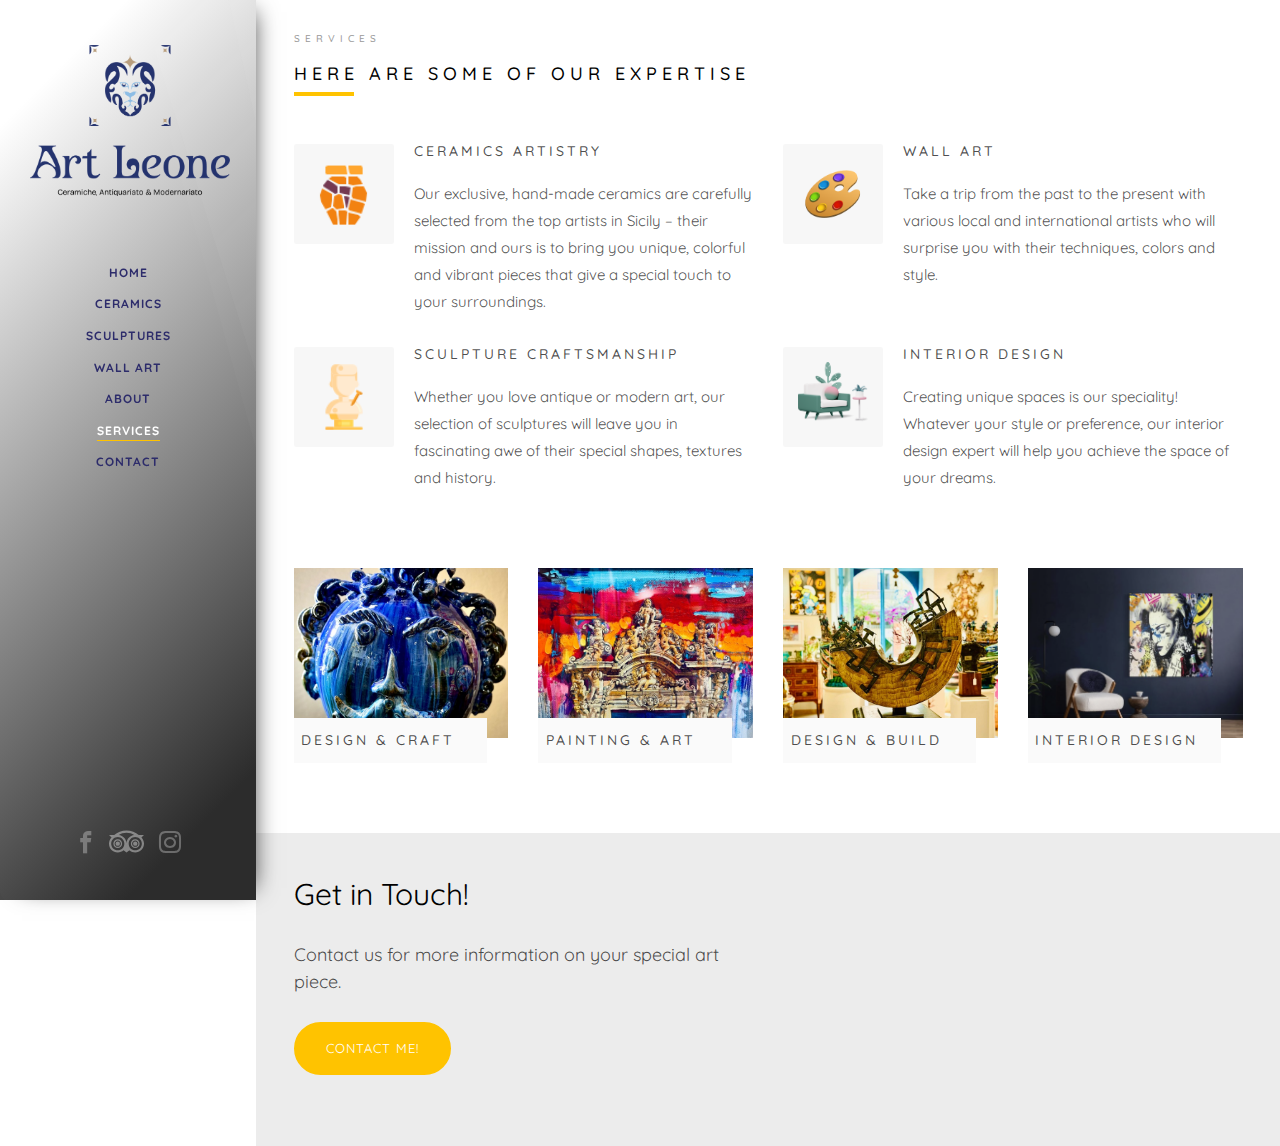
<file: services.html>
<!DOCTYPE HTML>
<html>
	<head>
	<meta charset="utf-8">
	<meta http-equiv="X-UA-Compatible" content="IE=edge">
	<title>Art Leone</title>
	<meta name="viewport" content="width=device-width, initial-scale=1">
	<meta name="description" content="" />
	<meta name="keywords" content="" />
	<meta name="author" content="" />

  <!-- Facebook and Twitter integration -->
	<meta property="og:title" content=""/>
	<meta property="og:image" content=""/>
	<meta property="og:url" content=""/>
	<meta property="og:site_name" content=""/>
	<meta property="og:description" content=""/>
	<meta name="twitter:title" content="" />
	<meta name="twitter:image" content="" />
	<meta name="twitter:url" content="" />
	<meta name="twitter:card" content="" />

	<!-- Place favicon.ico and apple-touch-icon.png in the root directory -->
	<link rel="shortcut icon" href="favicon.ico">

	<link href="https://fonts.googleapis.com/css?family=Quicksand:300,400,500,700" rel="stylesheet">
	
	<!-- Animate.css -->
	<link rel="stylesheet" href="css/animate.css">
	<!-- Icomoon Icon Fonts-->
	<link rel="stylesheet" href="css/icomoon.css">
	<!-- Bootstrap  -->
	<link rel="stylesheet" href="css/bootstrap.css">
	<!-- Flexslider  -->
	<link rel="stylesheet" href="css/flexslider.css">
	<!-- Flaticons  -->
	<link rel="stylesheet" href="fonts/flaticon/font/flaticon.css">
	<!-- Owl Carousel -->
	<link rel="stylesheet" href="css/owl.carousel.min.css">
	<link rel="stylesheet" href="css/owl.theme.default.min.css">
	<!-- Theme style  -->
	<link rel="stylesheet" href="css/style.css">

	<!-- Modernizr JS -->
	<script src="js/modernizr-2.6.2.min.js"></script>
	<!-- FOR IE9 below -->
	<!--[if lt IE 9]>
	<script src="js/respond.min.js"></script>
	<![endif]-->

	</head>
	<body>
	<div id="colorlib-page">
		<div class="navBarStyle">
			<a href="#" class="js-colorlib-nav-toggle colorlib-nav-toggle"><i></i></a>
			<img class="logoImageNavBar" src="./images/Logo/logo_name.png">
		</div>
		<aside id="colorlib-aside" role="complementary" class="border js-fullheight">
			<h1 id="colorlib-logo"><a href="index.html"><img class="logoImage" src="./images/Logo/marchio color@2x.png"></a></h1>
			<nav id="colorlib-main-menu" role="navigation">
				<ul>
					<li><a href="index.html">Home</a></li>
					<li><a href="ceramics.html">Ceramics</a></li>
					<li><a href="sculptures.html">Sculptures</a></li>
					<li><a href="wall_art.html">Wall Art</a></li>
					<li><a href="about.html">About</a></li>
					<li class="colorlib-active"><a href="services.html">Services</a></li>
					<li><a href="contact.html">Contact</a></li>
				</ul>
			</nav>

			<div class="colorlib-footer">
				<ul>
					<li><a target="_blank" title="Facebook" href="https://www.facebook.com/profile.php?id=61560947136736&mibextid=ZbWKwL"><i style="font-size: 22px;" class="icon-facebook2"></i></a></li>
					<li style="position: relative; top:7px; margin-right: 3px;"><a title="Trip Advisor" target="_blank" href="https://www.tripadvisor.com/Attraction_Review-g227662-d27967056-Reviews-Art_Leone-Letojanni_Province_of_Messina_Sicily.html"><svg style="width: 35px;" viewBox="0 -96 512.2 512.2" id="Layer_2" xmlns="http://www.w3.org/2000/svg" fill="#000000"><g id="SVGRepo_bgCarrier" stroke-width="0"></g><g id="SVGRepo_tracerCarrier" stroke-linecap="round" stroke-linejoin="round"></g><g id="SVGRepo_iconCarrier"><style>.st0{fill:#ffffff65}</style><path class="st0" d="M128.2 127.9C92.7 127.9 64 156.6 64 192c0 35.4 28.7 64.1 64.1 64.1 35.4 0 64.1-28.7 64.1-64.1.1-35.4-28.6-64.1-64-64.1zm0 110c-25.3 0-45.9-20.5-45.9-45.9s20.5-45.9 45.9-45.9S174 166.7 174 192s-20.5 45.9-45.8 45.9z"></path><circle class="st0" cx="128.4" cy="191.9" r="31.9"></circle><path class="st0" d="M384.2 127.9c-35.4 0-64.1 28.7-64.1 64.1 0 35.4 28.7 64.1 64.1 64.1 35.4 0 64.1-28.7 64.1-64.1 0-35.4-28.7-64.1-64.1-64.1zm0 110c-25.3 0-45.9-20.5-45.9-45.9s20.5-45.9 45.9-45.9S430 166.7 430 192s-20.5 45.9-45.8 45.9z"></path><circle class="st0" cx="384.4" cy="191.9" r="31.9"></circle><path class="st0" d="M474.4 101.2l37.7-37.4h-76.4C392.9 29 321.8 0 255.9 0c-66 0-136.5 29-179.3 63.8H0l37.7 37.4C14.4 124.4 0 156.5 0 192c0 70.8 57.4 128.2 128.2 128.2 32.5 0 62.2-12.1 84.8-32.1l43.4 31.9 42.9-31.2-.5-1.2c22.7 20.2 52.5 32.5 85.3 32.5 70.8 0 128.2-57.4 128.2-128.2-.1-35.4-14.6-67.5-37.9-90.7zM368 64.8c-60.7 7.6-108.3 57.6-111.9 119.5-3.7-62-51.4-112.1-112.3-119.5 30.6-22 69.6-32.8 112.1-32.8S337.4 42.8 368 64.8zM128.2 288.2C75 288.2 32 245.1 32 192s43.1-96.2 96.2-96.2 96.2 43.1 96.2 96.2c-.1 53.1-43.1 96.2-96.2 96.2zm256 0c-53.1 0-96.2-43.1-96.2-96.2s43.1-96.2 96.2-96.2 96.2 43.1 96.2 96.2c-.1 53.1-43.1 96.2-96.2 96.2z"></path></g></svg></a></li>
					<li><a title="Instagram" target="_blank" href="https://www.instagram.com/art_leone_letojanni_taormina/"><i style="font-size: 22px;" class="icon-instagram"></i></a></li>
				</ul>
			</div>

		</aside>

		<div id="colorlib-main">
			<div class="colorlib-services">
				<div class="colorlib-narrow-content">
					<div class="row">
						<div class="col-md-6 col-md-offset-3 col-md-pull-3 " data-animate-effect="fadeInLeft">
							<span class="heading-meta">Services</span>
							<h2 class="colorlib-heading">Here are some of our expertise</h2>
						</div>
					</div>
					<div class="row row-bottom-padded-md">
						<div class="col-md-6">
							<div class="row">
								<div class="col-md-12">
									<div class="colorlib-feature " data-animate-effect="fadeInLeft">
										<div class="colorlib-icon">
											<img class="generalIcon" src="./images/icons8-archeology-64.png">
										</div>
										<div class="colorlib-text">
											<h3>Ceramics artistry</h3>
											<p>Our exclusive, hand-made ceramics are carefully selected from the top artists in Sicily – their mission and ours is to bring you unique, colorful and vibrant pieces that give a special touch to your surroundings. </p>
										</div>
									</div>

									<div class="colorlib-feature " data-animate-effect="fadeInLeft">
										<div class="colorlib-icon">
											<img class="generalIcon" src="./images/icons8-sculpture-64.png">
										</div>
										<div class="colorlib-text">
											<h3>Sculpture craftsmanship</h3>
											<p>Whether you love antique or modern art, our selection of sculptures will leave you in fascinating awe of their special shapes, textures and history. </p>
										</div>
									</div>
								</div>
							</div>
						</div>
						<div class="col-md-6">
							<div class="row">
								<div class="col-md-12">
									<div class="colorlib-feature " data-animate-effect="fadeInLeft">
										<div class="colorlib-icon">
											<img class="generalIcon" src="./images/icons8-painting-96.png">
										</div>
										<div class="colorlib-text">
											<h3>Wall Art</h3>
											<p>Take a trip from the past to the present with various local and international artists who will surprise you with their techniques, colors and style. </p><br>
										</div>
									</div>
									<div class="colorlib-feature " data-animate-effect="fadeInLeft">
										<div class="colorlib-icon">
											<img class="generalIcon" src="./images/interior-icon.png">
										</div>
										<div class="colorlib-text">
											<h3>Interior Design</h3>
											<p>Creating unique spaces is our speciality! <br> Whatever your style or preference, our interior design expert will help you achieve the space of your dreams.</p>
										</div>
									</div>
								</div>
							</div>
						</div>
					</div>
					<div class="row">
						<div class="col-md-3">
							<div class="services-wrap " data-animate-effect="fadeInRight">
								<div class="services-img" style="background-image: url(images/ceramics/image9.jpg)"></div>
								<div class="desc">
									<h3>Design &amp; Craft</h3>
								</div>
							</div>
						</div>
						<div class="col-md-3">
							<div class="services-wrap " data-animate-effect="fadeInRight">
								<div class="services-img" style="background-image: url(images/wall_art/image24.jpg)"></div>
								<div class="desc">
									<h3>Painting &amp; Art</h3>
								</div>
							</div>
						</div>
						<div class="col-md-3">
							<div class="services-wrap " data-animate-effect="fadeInRight">
								<div class="services-img" style="background-image: url(images/sculptures/image12.jpg)"></div>
								<div class="desc">
									<h3>Design &amp; Build</h3>
								</div>
							</div>
						</div>
						<div class="col-md-3">
							<div class="services-wrap " data-animate-effect="fadeInRight">
								<div class="services-img" style="background-image: url(images/interior_design/interior_design_1.png)"></div>
								<div class="desc">
									<h3>Interior Design</h3>
								</div>
							</div>
						</div>
					</div>
				</div>
			</div>

			<div id="get-in-touch" class="colorlib-bg-color">
				<div class="colorlib-narrow-content">
					<div class="row">
						<div class="col-md-6 " data-animate-effect="fadeInLeft">
							<h2>Get in Touch!</h2>
						</div>
					</div>
					<div class="row">
						<div class="col-md-6 col-md-offset-3 col-md-pull-3 " data-animate-effect="fadeInLeft">
							<p class="colorlib-lead">Contact us for more information on your special art piece.</p>
							<p><a href="contact.html" class="btn btn-primary btn-learn">Contact me!</a></p>
						</div>
						
					</div>
				</div>
			</div>
		</div>
	</div>

	<!-- jQuery -->
	<script src="js/jquery.min.js"></script>
	<!-- jQuery Easing -->
	<script src="js/jquery.easing.1.3.js"></script>
	<!-- Bootstrap -->
	<script src="js/bootstrap.min.js"></script>
	<!-- Waypoints -->
	<script src="js/jquery.waypoints.min.js"></script>
	<!-- Flexslider -->
	<script src="js/jquery.flexslider-min.js"></script>
	<!-- Sticky Kit -->
	<script src="js/sticky-kit.min.js"></script>
	<!-- Owl carousel -->
	<script src="js/owl.carousel.min.js"></script>
	<!-- Counters -->
	<script src="js/jquery.countTo.js"></script>
	
	
	<!-- MAIN JS -->
	<script src="js/main.js"></script>

	</body>
</html>
</file>
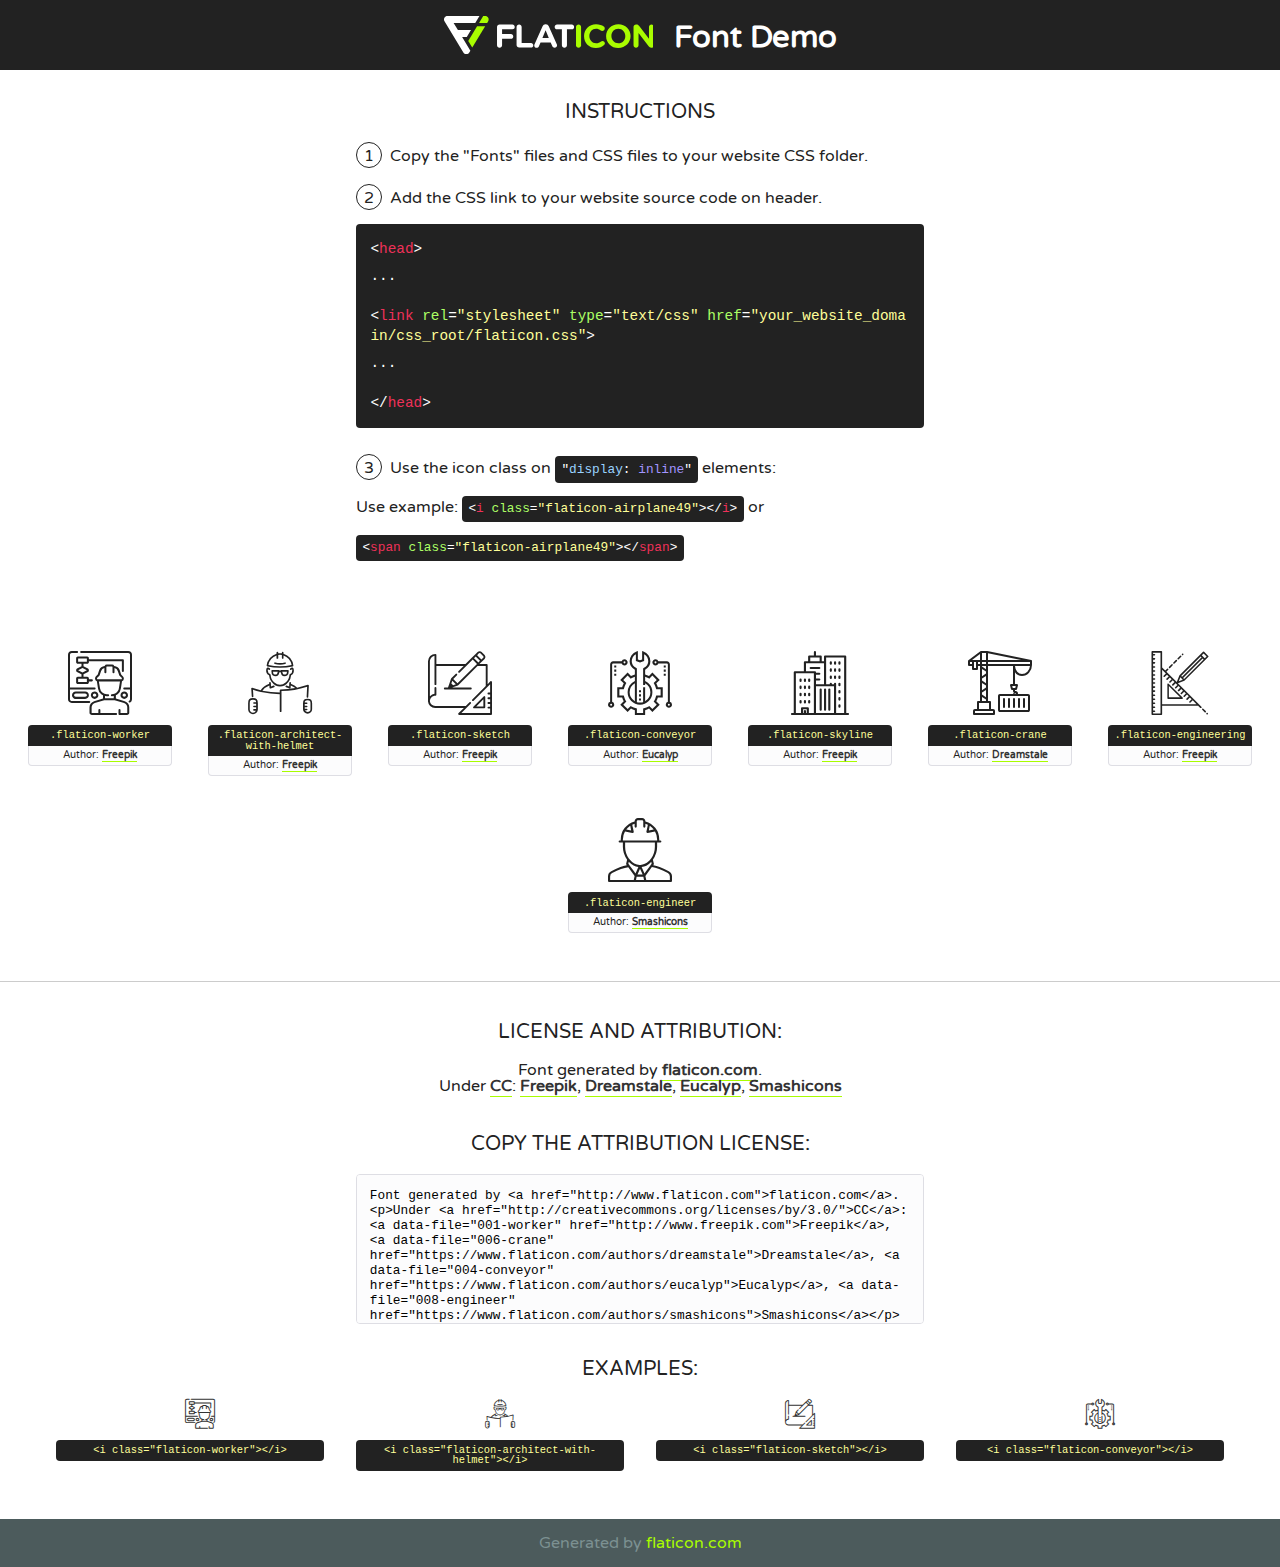
<file: fonts/flaticon/font/flaticon.html>
<!DOCTYPE html>
<!--
  Flaticon icon font: Flaticon
  Creation date: 17/01/2018 04:05
-->
<html>
<!DOCTYPE html>
<html>

<head>
    <title>Flaticon WebFont</title>
    <link href="http://fonts.googleapis.com/css?family=Varela+Round" rel="stylesheet" type="text/css" />
    <link rel="stylesheet" type="text/css" href="flaticon.css">
    <meta charset="UTF-8">
    <style>
    html, body, div, span, applet, object, iframe,
    h1, h2, h3, h4, h5, h6, p, blockquote, pre,
    a, abbr, acronym, address, big, cite, code,
    del, dfn, em, img, ins, kbd, q, s, samp,
    small, strike, strong, sub, sup, tt, var,
    b, u, i, center,
    dl, dt, dd, ol, ul, li,
    fieldset, form, label, legend,
    table, caption, tbody, tfoot, thead, tr, th, td,
    article, aside, canvas, details, embed, 
    figure, figcaption, footer, header, hgroup, 
    menu, nav, output, ruby, section, summary,
    time, mark, audio, video {
        margin: 0;
        padding: 0;
        border: 0;
        font-size: 100%;
        font: inherit;
        vertical-align: baseline;
    }
    /* HTML5 display-role reset for older browsers */
    article, aside, details, figcaption, figure, 
    footer, header, hgroup, menu, nav, section {
        display: block;
    }
    body {
        line-height: 1;
    }
    ol, ul {
        list-style: none;
    }
    blockquote, q {
        quotes: none;
    }
    blockquote:before, blockquote:after,
    q:before, q:after {
        content: '';
        content: none;
    }
    table {
        border-collapse: collapse;
        border-spacing: 0;
    }
    body {
        font-family: 'Varela Round', Helvetica, Arial, sans-serif;
        font-size: 16px;
        color: #222;
    }
    a {
        color: #333;
        border-bottom: 1px solid #a9fd00;
        font-weight: bold;
        text-decoration: none;
    }
    * {
        -moz-box-sizing: border-box;
        -webkit-box-sizing: border-box;
        box-sizing: border-box;
        margin: 0;
        padding: 0;
    }
    [class^="flaticon-"]:before, [class*=" flaticon-"]:before, [class^="flaticon-"]:after, [class*=" flaticon-"]:after {
        font-family: Flaticon;
        font-size: 30px;
        font-style: normal;
        margin-left: 20px;
        color: #333;
    }
    .wrapper {
        max-width: 600px;
        margin: auto;
        padding: 0 1em;
    }
    .title {
        font-size: 1.25em;
        text-align: center;
        margin-bottom: 1em;
        text-transform: uppercase;
    }
    header {
        text-align: center;
        background-color: #222;
        color: #fff;
        padding: 1em;
    }
    header .logo {
        width: 210px;
        height: 38px;
        display: inline-block;
        vertical-align: middle;
        margin-right: 1em;
        border: none;
    }
    header strong {
        font-size: 1.95em;
        font-weight: bold;
        vertical-align: middle;
        margin-top: 5px;
        display: inline-block;
    }
    .demo {
        margin: 2em auto;
        line-height: 1.25em;
    }
    .demo ul li {
        margin-bottom: 1em;
    }
    .demo ul li .num {
        color: #222;
        border-radius: 20px;
        display: inline-block;
        width: 26px;
        padding: 3px;
        height: 26px;
        text-align: center;
        margin-right: 0.5em;
        border: 1px solid #222;
    }
    .demo ul li code {
        background-color: #222;
        border-radius: 4px;
        padding: 0.25em 0.5em;
        display: inline-block;
        color: #fff;
        font-family: Consolas,Monaco,Lucida Console,Liberation Mono,DejaVu Sans Mono,Bitstream Vera Sans Mono,Courier New, monospace;
        font-weight: lighter;
        margin-top: 1em;
        font-size: 0.8em;
        word-break: break-all;
    }
    .demo ul li code.big {
        padding: 1em;
        font-size: 0.9em;
    }
    .demo ul li code .red {
        color: #EF3159;
    }
    .demo ul li code .green {
        color: #ACFF65;
    }
    .demo ul li code .yellow {
        color: #FFFF99;
    }
    .demo ul li code .blue {
        color: #99D3FF;
    }
    .demo ul li code .purple {
        color: #A295FF;
    }
    .demo ul li code .dots {
        margin-top: 0.5em;
        display: block;
    }
    #glyphs {
        border-bottom: 1px solid #ccc;
        padding: 2em 0;
        text-align: center;
    }
    .glyph {
        display: inline-block;
        width: 9em;
        margin: 1em;
        text-align: center;
        vertical-align: top;
        background: #FFF;
    }
    .glyph .glyph-icon {
        padding: 10px;
        display: block;
        font-family:"Flaticon";
        font-size: 64px;
        line-height: 1;
    }
    .glyph .glyph-icon:before {
        font-size: 64px;
        color: #222;
        margin-left: 0;
    }
    .class-name {
        font-size: 0.65em;
        background-color: #222;
        color: #fff;
        border-radius: 4px 4px 0 0;
        padding: 0.5em;
        color: #FFFF99;
        font-family: Consolas,Monaco,Lucida Console,Liberation Mono,DejaVu Sans Mono,Bitstream Vera Sans Mono,Courier New, monospace;
    }
    .author-name {
        font-size: 0.6em;
        background-color: #fcfcfd;
        border: 1px solid #DEDEE4;
        border-top: 0;
        border-radius: 0 0 4px 4px;
        padding: 0.5em;
    }
    .class-name:last-child {
        font-size: 10px;
        color:#888;
    }
    .class-name:last-child a {
        font-size: 10px;
        color:#555;
    }
    .class-name:last-child a:hover {
        color:#a9fd00;
    }
    .glyph > input {
        display: block;
        width: 100px;
        margin: 5px auto;
        text-align: center;
        font-size: 12px;
        cursor: text;
    }
    .glyph > input.icon-input {
        font-family:"Flaticon";
        font-size: 16px;
        margin-bottom: 10px;
    }
    .attribution .title {
        margin-top: 2em;
    }
    .attribution textarea {
        background-color: #fcfcfd;
        padding: 1em;
        border: none;
        box-shadow: none;
        border: 1px solid #DEDEE4;
        border-radius: 4px;
        resize: none;
        width: 100%;
        height: 150px;
        font-size: 0.8em;
        font-family: Consolas,Monaco,Lucida Console,Liberation Mono,DejaVu Sans Mono,Bitstream Vera Sans Mono,Courier New, monospace;
        -webkit-appearance: none;
    }
    .iconsuse {
        margin: 2em auto;
        text-align: center;
        max-width: 1200px;
    }
    .iconsuse:after {
        content: '';
        display: table;
        clear: both;
    }
    .iconsuse .image {
        float: left;
        width: 25%;
        padding: 0 1em;
    }
    .iconsuse .image p {
        margin-bottom: 1em;
    }
    .iconsuse .image span {
        display: block;
        font-size: 0.65em;
        background-color: #222;
        color: #fff;
        border-radius: 4px;
        padding: 0.5em;
        color: #FFFF99;
        margin-top: 1em;
        font-family: Consolas,Monaco,Lucida Console,Liberation Mono,DejaVu Sans Mono,Bitstream Vera Sans Mono,Courier New, monospace;
    }
    #footer {
        text-align: center;
        background-color: #4C5B5C;
        color: #7c9192;
        padding: 1em;
    }
    #footer a {
        border: none;
        color: #a9fd00;
        font-weight: normal;
    }
    @media (max-width: 960px) {
        .iconsuse .image {
            width: 50%;
        }
    }
    @media (max-width: 560px) {
        .iconsuse .image {
            width: 100%;
        }
    }
    </style>
</head>

<body class="characters-off">

    <header>
        <a href="http://www.flaticon.com" target="_blank" class="logo">
            <svg version="1.1" xmlns="http://www.w3.org/2000/svg" xmlns:xlink="http://www.w3.org/1999/xlink" xmlns:a="http://ns.adobe.com/AdobeSVGViewerExtensions/3.0/" viewBox="0 0 560.875 102.036" enable-background="new 0 0 560.875 102.036" xml:space="preserve">
                <defs>
                </defs>
                <g>
                    <g class="letters">
                        <path fill="#ffffff" d="M141.596,29.675c0-3.777,2.985-6.767,6.764-6.767h34.438c3.426,0,6.15,2.728,6.15,6.15
                        c0,3.43-2.724,6.149-6.15,6.149h-27.674v13.091h23.719c3.429,0,6.151,2.724,6.151,6.15c0,3.43-2.723,6.149-6.151,6.149h-23.719
                        v17.574c0,3.773-2.986,6.761-6.764,6.761c-3.779,0-6.764-2.989-6.764-6.761V29.675z"></path>
                        <path fill="#ffffff" d="M193.844,29.149c0-3.781,2.985-6.767,6.764-6.767c3.776,0,6.763,2.985,6.763,6.767v42.957h25.039
                        c3.426,0,6.149,2.726,6.149,6.153c0,3.425-2.723,6.15-6.149,6.15h-31.802c-3.779,0-6.764-2.986-6.764-6.768V29.149z"></path>
                        <path fill="#ffffff" d="M241.891,75.71l21.438-48.407c1.492-3.341,4.215-5.357,7.906-5.357h0.792
                        c3.686,0,6.323,2.017,7.815,5.357l21.439,48.407c0.436,0.967,0.701,1.845,0.701,2.723c0,3.602-2.809,6.501-6.414,6.501
                        c-3.161,0-5.269-1.845-6.499-4.655l-4.132-9.661h-27.059l-4.301,10.102c-1.144,2.631-3.426,4.214-6.237,4.214
                        c-3.517,0-6.24-2.81-6.24-6.325C241.1,77.64,241.451,76.677,241.891,75.71z M279.932,58.666l-8.521-20.297l-8.526,20.297H279.932
                        z"></path>
                        <path fill="#ffffff" d="M314.864,35.387H301.86c-3.429,0-6.239-2.813-6.239-6.238c0-3.429,2.811-6.24,6.239-6.24h39.533
                        c3.426,0,6.237,2.811,6.237,6.24c0,3.425-2.811,6.238-6.237,6.238h-13.001v42.785c0,3.773-2.99,6.761-6.764,6.761
                        c-3.779,0-6.764-2.989-6.764-6.761V35.387z"></path>
                        <path fill="#A9FD00" d="M352.615,29.149c0-3.781,2.985-6.767,6.767-6.767c3.774,0,6.761,2.985,6.761,6.767v49.024
                        c0,3.773-2.987,6.761-6.761,6.761c-3.781,0-6.767-2.989-6.767-6.761V29.149z"></path>
                        <path fill="#A9FD00" d="M374.132,53.836v-0.179c0-17.481,13.178-31.801,32.065-31.801c9.22,0,15.459,2.458,20.557,6.238
                        c1.402,1.054,2.637,2.985,2.637,5.357c0,3.692-2.985,6.59-6.681,6.59c-1.845,0-3.071-0.702-4.044-1.319
                        c-3.776-2.813-7.729-4.393-12.562-4.393c-10.364,0-17.831,8.611-17.831,19.154v0.173c0,10.542,7.291,19.329,17.831,19.329
                        c5.715,0,9.492-1.756,13.359-4.834c1.049-0.874,2.458-1.491,4.039-1.491c3.429,0,6.325,2.813,6.325,6.236
                        c0,2.106-1.056,3.78-2.282,4.834c-5.539,4.834-12.036,7.733-21.878,7.733C387.572,85.464,374.132,71.493,374.132,53.836z"></path>
                        <path fill="#A9FD00" d="M433.009,53.836v-0.179c0-17.481,13.79-31.801,32.766-31.801c18.981,0,32.592,14.143,32.592,31.628v0.173
                        c0,17.483-13.785,31.807-32.769,31.807C446.625,85.464,433.009,71.32,433.009,53.836z M484.224,53.836v-0.179
                        c0-10.539-7.725-19.326-18.626-19.326c-10.893,0-18.449,8.611-18.449,19.154v0.173c0,10.542,7.73,19.329,18.626,19.329
                        C476.676,72.986,484.224,64.378,484.224,53.836z"></path>
                        <path fill="#A9FD00" d="M506.233,29.321c0-3.774,2.99-6.763,6.767-6.763h1.401c3.252,0,5.183,1.583,7.029,3.953l26.093,34.265
                        V29.059c0-3.692,2.99-6.677,6.681-6.677c3.683,0,6.671,2.985,6.671,6.677v48.934c0,3.78-2.987,6.765-6.764,6.765h-0.436
                        c-3.257,0-5.188-1.581-7.034-3.953l-27.056-35.492v32.944c0,3.687-2.985,6.676-6.678,6.676c-3.683,0-6.673-2.989-6.673-6.676
                        V29.321z"></path>
                    </g>
                    <g class="insignia">
                        <path fill="#ffffff" d="M48.372,56.137h12.517l11.156-18.537H37.186L25.688,18.539h57.825L94.668,0H9.271
                        C5.925,0,2.842,1.801,1.198,4.716c-1.644,2.907-1.593,6.482,0.134,9.343l50.38,83.501c1.678,2.781,4.689,4.476,7.938,4.476
                        c3.246,0,6.257-1.695,7.935-4.476l2.898-4.804L48.372,56.137z"></path>
                        <g class="i">
                            <path fill="#A9FD00" d="M93.575,18.539h0.031v0.004l21.652,0.004l2.705-4.488c1.727-2.861,1.778-6.436,0.133-9.343
                            C116.454,1.801,113.371,0,110.026,0h-5.294L93.575,18.539z"></path>
                            <polygon fill="#A9FD00" points="88.291,27.356 64.725,66.486 75.519,84.404 109.942,27.356"></polygon>
                        </g>
                    </g>
                </g>
            </svg>
        </a>
        <strong>Font Demo</strong>
    </header>


    <section class="demo wrapper">

        <p class="title">Instructions</p>

        <ul>
            <li>
                <span class="num">1</span>Copy the "Fonts" files and CSS files to your website CSS folder.
            </li>
            <li>
                <span class="num">2</span>Add the CSS link to your website source code on header.
                <code class="big">
                    &lt;<span class="red">head</span>&gt;
                    <br/><span class="dots">...</span>
                    <br/>&lt;<span class="red">link</span> <span class="green">rel</span>=<span class="yellow">"stylesheet"</span> <span class="green">type</span>=<span class="yellow">"text/css"</span> <span class="green">href</span>=<span class="yellow">"your_website_domain/css_root/flaticon.css"</span>&gt;
                    <br/><span class="dots">...</span>
                    <br/>&lt;/<span class="red">head</span>&gt;
                </code>
            </li>

            <li>
                <p>
                    <span class="num">3</span>Use the icon class on <code>"<span class="blue">display</span>:<span class="purple"> inline</span>"</code> elements:
                    <br />
                    Use example: <code>&lt;<span class="red">i</span> <span class="green">class</span>=<span class="yellow">&quot;flaticon-airplane49&quot;</span>&gt;&lt;/<span class="red">i</span>&gt;</code> or <code>&lt;<span class="red">span</span> <span class="green">class</span>=<span class="yellow">&quot;flaticon-airplane49&quot;</span>&gt;&lt;/<span class="red">span</span>&gt;</code>
            </li>
        </ul>

    </section>




   <section id="glyphs">          
    
      
        <div class="glyph"><div class="glyph-icon flaticon-worker"></div>
            <div class="class-name">.flaticon-worker</div>
            <div class="author-name">Author: <a data-file="001-worker" href="http://www.freepik.com">Freepik</a> </div> 
        </div>        
        
        <div class="glyph"><div class="glyph-icon flaticon-architect-with-helmet"></div>
            <div class="class-name">.flaticon-architect-with-helmet</div>
            <div class="author-name">Author: <a data-file="002-architect-with-helmet" href="http://www.freepik.com">Freepik</a> </div> 
        </div>        
        
        <div class="glyph"><div class="glyph-icon flaticon-sketch"></div>
            <div class="class-name">.flaticon-sketch</div>
            <div class="author-name">Author: <a data-file="003-sketch" href="http://www.freepik.com">Freepik</a> </div> 
        </div>        
        
        <div class="glyph"><div class="glyph-icon flaticon-conveyor"></div>
            <div class="class-name">.flaticon-conveyor</div>
            <div class="author-name">Author: <a data-file="004-conveyor" href="https://www.flaticon.com/authors/eucalyp">Eucalyp</a> </div> 
        </div>        
        
        <div class="glyph"><div class="glyph-icon flaticon-skyline"></div>
            <div class="class-name">.flaticon-skyline</div>
            <div class="author-name">Author: <a data-file="005-skyline" href="http://www.freepik.com">Freepik</a> </div> 
        </div>        
        
        <div class="glyph"><div class="glyph-icon flaticon-crane"></div>
            <div class="class-name">.flaticon-crane</div>
            <div class="author-name">Author: <a data-file="006-crane" href="https://www.flaticon.com/authors/dreamstale">Dreamstale</a> </div> 
        </div>        
        
        <div class="glyph"><div class="glyph-icon flaticon-engineering"></div>
            <div class="class-name">.flaticon-engineering</div>
            <div class="author-name">Author: <a data-file="007-engineering" href="http://www.freepik.com">Freepik</a> </div> 
        </div>        
        
        <div class="glyph"><div class="glyph-icon flaticon-engineer"></div>
            <div class="class-name">.flaticon-engineer</div>
            <div class="author-name">Author: <a data-file="008-engineer" href="https://www.flaticon.com/authors/smashicons">Smashicons</a> </div> 
        </div>        
        

    </section>



    <section class="attribution wrapper"   style="text-align:center;">

      <div class="title">License and attribution:</div><div class="attrDiv">Font generated by <a href="http://www.flaticon.com">flaticon.com</a>. <div><p>Under <a href="http://creativecommons.org/licenses/by/3.0/">CC</a>: <a data-file="001-worker" href="http://www.freepik.com">Freepik</a>, <a data-file="006-crane" href="https://www.flaticon.com/authors/dreamstale">Dreamstale</a>, <a data-file="004-conveyor" href="https://www.flaticon.com/authors/eucalyp">Eucalyp</a>, <a data-file="008-engineer" href="https://www.flaticon.com/authors/smashicons">Smashicons</a></p>  </div>
      </div>
      <div class="title">Copy the Attribution License:</div>

    <textarea onclick="this.focus();this.select();">Font generated by &lt;a href=&quot;http://www.flaticon.com&quot;&gt;flaticon.com&lt;/a&gt;. <p>Under <a href="http://creativecommons.org/licenses/by/3.0/">CC</a>: <a data-file="001-worker" href="http://www.freepik.com">Freepik</a>, <a data-file="006-crane" href="https://www.flaticon.com/authors/dreamstale">Dreamstale</a>, <a data-file="004-conveyor" href="https://www.flaticon.com/authors/eucalyp">Eucalyp</a>, <a data-file="008-engineer" href="https://www.flaticon.com/authors/smashicons">Smashicons</a></p>  
     </textarea>

    </section>

    <section class="iconsuse">

          <div class="title">Examples:</div>            
             
            <div class="image">
                <p>
                    <i class="glyph-icon flaticon-worker"></i> 
                    <span>&lt;i class=&quot;flaticon-worker&quot;&gt;&lt;/i&gt;</span>
                </p>
            </div>
            
            <div class="image">
                <p>
                    <i class="glyph-icon flaticon-architect-with-helmet"></i> 
                    <span>&lt;i class=&quot;flaticon-architect-with-helmet&quot;&gt;&lt;/i&gt;</span>
                </p>
            </div>
            
            <div class="image">
                <p>
                    <i class="glyph-icon flaticon-sketch"></i> 
                    <span>&lt;i class=&quot;flaticon-sketch&quot;&gt;&lt;/i&gt;</span>
                </p>
            </div>
            
            <div class="image">
                <p>
                    <i class="glyph-icon flaticon-conveyor"></i> 
                    <span>&lt;i class=&quot;flaticon-conveyor&quot;&gt;&lt;/i&gt;</span>
                </p>
            </div>
                       
        </div>
                            
    </section>

<div id="footer">
    <div>Generated by <a href="http://www.flaticon.com">flaticon.com</a>
    </div>
</div>



</body>
</html>
</file>
<file: css/icomoon.css>
@font-face {
  font-family: 'icomoon';
  src:  url('fonts/icomoon.eot?6py85u');
  src:  url('fonts/icomoon.eot?6py85u#iefix') format('embedded-opentype'),
    url('fonts/icomoon.ttf?6py85u') format('truetype'),
    url('fonts/icomoon.woff?6py85u') format('woff'),
    url('fonts/icomoon.svg?6py85u#icomoon') format('svg');
  font-weight: normal;
  font-style: normal;
}

[class^="icon-"], [class*=" icon-"] {
  /* use !important to prevent issues with browser extensions that change fonts */
  font-family: 'icomoon' !important;
  speak: none;
  font-style: normal;
  font-weight: normal;
  font-variant: normal;
  text-transform: none;
  line-height: 1;

  /* Better Font Rendering =========== */
  -webkit-font-smoothing: antialiased;
  -moz-osx-font-smoothing: grayscale;
}

.icon-times:before {
  content: "\e930";
}
.icon-tick:before {
  content: "\e931";
}
.icon-plus:before {
  content: "\e932";
}
.icon-minus:before {
  content: "\e933";
}
.icon-equals:before {
  content: "\e934";
}
.icon-divide:before {
  content: "\e935";
}
.icon-chevron-right:before {
  content: "\e936";
}
.icon-chevron-left:before {
  content: "\e937";
}
.icon-arrow-right-thick:before {
  content: "\e938";
}
.icon-arrow-left-thick:before {
  content: "\e939";
}
.icon-th-small:before {
  content: "\e93a";
}
.icon-th-menu:before {
  content: "\e93b";
}
.icon-th-list:before {
  content: "\e93c";
}
.icon-th-large:before {
  content: "\e93d";
}
.icon-home:before {
  content: "\e93e";
}
.icon-arrow-forward:before {
  content: "\e93f";
}
.icon-arrow-back:before {
  content: "\e940";
}
.icon-rss:before {
  content: "\e941";
}
.icon-location:before {
  content: "\e942";
}
.icon-link:before {
  content: "\e943";
}
.icon-image:before {
  content: "\e944";
}
.icon-arrow-up-thick:before {
  content: "\e945";
}
.icon-arrow-down-thick:before {
  content: "\e946";
}
.icon-starburst:before {
  content: "\e947";
}
.icon-starburst-outline:before {
  content: "\e948";
}
.icon-star3:before {
  content: "\e949";
}
.icon-flow-children:before {
  content: "\e94a";
}
.icon-export:before {
  content: "\e94b";
}
.icon-delete2:before {
  content: "\e94c";
}
.icon-delete-outline:before {
  content: "\e94d";
}
.icon-cloud-storage:before {
  content: "\e94e";
}
.icon-wi-fi:before {
  content: "\e94f";
}
.icon-heart:before {
  content: "\e950";
}
.icon-flash:before {
  content: "\e951";
}
.icon-cancel:before {
  content: "\e952";
}
.icon-backspace:before {
  content: "\e953";
}
.icon-attachment:before {
  content: "\e954";
}
.icon-arrow-move:before {
  content: "\e955";
}
.icon-warning:before {
  content: "\e956";
}
.icon-user:before {
  content: "\e957";
}
.icon-radar:before {
  content: "\e958";
}
.icon-lock-open:before {
  content: "\e959";
}
.icon-lock-closed:before {
  content: "\e95a";
}
.icon-location-arrow:before {
  content: "\e95b";
}
.icon-info:before {
  content: "\e95c";
}
.icon-user-delete:before {
  content: "\e95d";
}
.icon-user-add:before {
  content: "\e95e";
}
.icon-media-pause:before {
  content: "\e95f";
}
.icon-group:before {
  content: "\e960";
}
.icon-chart-pie:before {
  content: "\e961";
}
.icon-chart-line:before {
  content: "\e962";
}
.icon-chart-bar:before {
  content: "\e963";
}
.icon-chart-area:before {
  content: "\e964";
}
.icon-video:before {
  content: "\e965";
}
.icon-point-of-interest:before {
  content: "\e966";
}
.icon-infinity:before {
  content: "\e967";
}
.icon-globe:before {
  content: "\e968";
}
.icon-eye:before {
  content: "\e969";
}
.icon-cog:before {
  content: "\e96a";
}
.icon-camera:before {
  content: "\e96b";
}
.icon-upload:before {
  content: "\e96c";
}
.icon-scissors:before {
  content: "\e96d";
}
.icon-refresh:before {
  content: "\e96e";
}
.icon-pin:before {
  content: "\e96f";
}
.icon-key:before {
  content: "\e970";
}
.icon-info-large:before {
  content: "\e971";
}
.icon-eject:before {
  content: "\e972";
}
.icon-download:before {
  content: "\e973";
}
.icon-zoom:before {
  content: "\e974";
}
.icon-zoom-out:before {
  content: "\e975";
}
.icon-zoom-in:before {
  content: "\e976";
}
.icon-sort-numerically:before {
  content: "\e977";
}
.icon-sort-alphabetically:before {
  content: "\e978";
}
.icon-input-checked:before {
  content: "\e979";
}
.icon-calender:before {
  content: "\e97a";
}
.icon-world2:before {
  content: "\e97b";
}
.icon-notes:before {
  content: "\e97c";
}
.icon-code:before {
  content: "\e97d";
}
.icon-arrow-sync:before {
  content: "\e97e";
}
.icon-arrow-shuffle:before {
  content: "\e97f";
}
.icon-arrow-repeat:before {
  content: "\e980";
}
.icon-arrow-minimise:before {
  content: "\e981";
}
.icon-arrow-maximise:before {
  content: "\e982";
}
.icon-arrow-loop:before {
  content: "\e983";
}
.icon-anchor:before {
  content: "\e984";
}
.icon-spanner:before {
  content: "\e985";
}
.icon-puzzle:before {
  content: "\e986";
}
.icon-power:before {
  content: "\e987";
}
.icon-plane:before {
  content: "\e988";
}
.icon-pi:before {
  content: "\e989";
}
.icon-phone:before {
  content: "\e98a";
}
.icon-microphone2:before {
  content: "\e98b";
}
.icon-media-rewind:before {
  content: "\e98c";
}
.icon-flag:before {
  content: "\e98d";
}
.icon-adjust-brightness:before {
  content: "\e98e";
}
.icon-waves:before {
  content: "\e98f";
}
.icon-social-twitter:before {
  content: "\e990";
}
.icon-social-facebook:before {
  content: "\e991";
}
.icon-social-dribbble:before {
  content: "\e992";
}
.icon-media-stop:before {
  content: "\e993";
}
.icon-media-record:before {
  content: "\e994";
}
.icon-media-play:before {
  content: "\e995";
}
.icon-media-fast-forward:before {
  content: "\e996";
}
.icon-media-eject:before {
  content: "\e997";
}
.icon-social-vimeo:before {
  content: "\e998";
}
.icon-social-tumbler:before {
  content: "\e999";
}
.icon-social-skype:before {
  content: "\e99a";
}
.icon-social-pinterest:before {
  content: "\e99b";
}
.icon-social-linkedin:before {
  content: "\e99c";
}
.icon-social-last-fm:before {
  content: "\e99d";
}
.icon-social-github:before {
  content: "\e99e";
}
.icon-social-flickr:before {
  content: "\e99f";
}
.icon-at:before {
  content: "\e9a0";
}
.icon-times-outline:before {
  content: "\e9a1";
}
.icon-plus-outline:before {
  content: "\e9a2";
}
.icon-minus-outline:before {
  content: "\e9a3";
}
.icon-tick-outline:before {
  content: "\e9a4";
}
.icon-th-large-outline:before {
  content: "\e9a5";
}
.icon-equals-outline:before {
  content: "\e9a6";
}
.icon-divide-outline:before {
  content: "\e9a7";
}
.icon-chevron-right-outline:before {
  content: "\e9a8";
}
.icon-chevron-left-outline:before {
  content: "\e9a9";
}
.icon-arrow-right-outline:before {
  content: "\e9aa";
}
.icon-arrow-left-outline:before {
  content: "\e9ab";
}
.icon-th-small-outline:before {
  content: "\e9ac";
}
.icon-th-menu-outline:before {
  content: "\e9ad";
}
.icon-th-list-outline:before {
  content: "\e9ae";
}
.icon-news2:before {
  content: "\e9b1";
}
.icon-home-outline:before {
  content: "\e9b2";
}
.icon-arrow-up-outline:before {
  content: "\e9b3";
}
.icon-arrow-forward-outline:before {
  content: "\e9b4";
}
.icon-arrow-down-outline:before {
  content: "\e9b5";
}
.icon-arrow-back-outline:before {
  content: "\e9b6";
}
.icon-trash3:before {
  content: "\e9b7";
}
.icon-rss-outline:before {
  content: "\e9b8";
}
.icon-message:before {
  content: "\e9b9";
}
.icon-location-outline:before {
  content: "\e9ba";
}
.icon-link-outline:before {
  content: "\e9bb";
}
.icon-image-outline:before {
  content: "\e9bc";
}
.icon-export-outline:before {
  content: "\e9bd";
}
.icon-cross:before {
  content: "\e9be";
}
.icon-wi-fi-outline:before {
  content: "\e9bf";
}
.icon-star-outline:before {
  content: "\e9c0";
}
.icon-media-pause-outline:before {
  content: "\e9c1";
}
.icon-mail:before {
  content: "\e9c2";
}
.icon-heart-outline:before {
  content: "\e9c3";
}
.icon-flash-outline:before {
  content: "\e9c4";
}
.icon-cancel-outline:before {
  content: "\e9c5";
}
.icon-beaker:before {
  content: "\e9c6";
}
.icon-arrow-move-outline:before {
  content: "\e9c7";
}
.icon-watch2:before {
  content: "\e9c8";
}
.icon-warning-outline:before {
  content: "\e9c9";
}
.icon-time:before {
  content: "\e9ca";
}
.icon-radar-outline:before {
  content: "\e9cb";
}
.icon-lock-open-outline:before {
  content: "\e9cc";
}
.icon-location-arrow-outline:before {
  content: "\e9cd";
}
.icon-info-outline:before {
  content: "\e9ce";
}
.icon-backspace-outline:before {
  content: "\e9cf";
}
.icon-attachment-outline:before {
  content: "\e9d0";
}
.icon-user-outline:before {
  content: "\e9d1";
}
.icon-user-delete-outline:before {
  content: "\e9d2";
}
.icon-user-add-outline:before {
  content: "\e9d3";
}
.icon-lock-closed-outline:before {
  content: "\e9d4";
}
.icon-group-outline:before {
  content: "\e9d5";
}
.icon-chart-pie-outline:before {
  content: "\e9d6";
}
.icon-chart-line-outline:before {
  content: "\e9d7";
}
.icon-chart-bar-outline:before {
  content: "\e9d8";
}
.icon-chart-area-outline:before {
  content: "\e9d9";
}
.icon-video-outline:before {
  content: "\e9da";
}
.icon-point-of-interest-outline:before {
  content: "\e9db";
}
.icon-map:before {
  content: "\e9dc";
}
.icon-key-outline:before {
  content: "\e9dd";
}
.icon-infinity-outline:before {
  content: "\e9de";
}
.icon-globe-outline:before {
  content: "\e9df";
}
.icon-eye-outline:before {
  content: "\e9e0";
}
.icon-cog-outline:before {
  content: "\e9e1";
}
.icon-camera-outline:before {
  content: "\e9e2";
}
.icon-upload-outline:before {
  content: "\e9e3";
}
.icon-support:before {
  content: "\e9e4";
}
.icon-scissors-outline:before {
  content: "\e9e5";
}
.icon-refresh-outline:before {
  content: "\e9e6";
}
.icon-info-large-outline:before {
  content: "\e9e7";
}
.icon-eject-outline:before {
  content: "\e9e8";
}
.icon-download-outline:before {
  content: "\e9e9";
}
.icon-battery-mid:before {
  content: "\e9ea";
}
.icon-battery-low:before {
  content: "\e9eb";
}
.icon-battery-high:before {
  content: "\e9ec";
}
.icon-zoom-outline:before {
  content: "\e9ed";
}
.icon-zoom-out-outline:before {
  content: "\e9ee";
}
.icon-zoom-in-outline:before {
  content: "\e9ef";
}
.icon-tag3:before {
  content: "\e9f0";
}
.icon-tabs-outline:before {
  content: "\e9f1";
}
.icon-pin-outline:before {
  content: "\e9f2";
}
.icon-message-typing:before {
  content: "\e9f3";
}
.icon-directions:before {
  content: "\e9f4";
}
.icon-battery-full:before {
  content: "\e9f5";
}
.icon-battery-charge:before {
  content: "\e9f6";
}
.icon-pipette:before {
  content: "\e9f7";
}
.icon-pencil:before {
  content: "\e9f8";
}
.icon-folder:before {
  content: "\e9f9";
}
.icon-folder-delete:before {
  content: "\e9fa";
}
.icon-folder-add:before {
  content: "\e9fb";
}
.icon-edit:before {
  content: "\e9fc";
}
.icon-document:before {
  content: "\e9fd";
}
.icon-document-delete:before {
  content: "\e9fe";
}
.icon-document-add:before {
  content: "\e9ff";
}
.icon-brush:before {
  content: "\ea00";
}
.icon-thumbs-up:before {
  content: "\ea01";
}
.icon-thumbs-down:before {
  content: "\ea02";
}
.icon-pen:before {
  content: "\ea03";
}
.icon-sort-numerically-outline:before {
  content: "\ea04";
}
.icon-sort-alphabetically-outline:before {
  content: "\ea05";
}
.icon-social-last-fm-circular:before {
  content: "\ea06";
}
.icon-social-github-circular:before {
  content: "\ea07";
}
.icon-compass:before {
  content: "\ea08";
}
.icon-bookmark:before {
  content: "\ea09";
}
.icon-input-checked-outline:before {
  content: "\ea0a";
}
.icon-code-outline:before {
  content: "\ea0b";
}
.icon-calender-outline:before {
  content: "\ea0c";
}
.icon-business-card:before {
  content: "\ea0d";
}
.icon-arrow-up:before {
  content: "\ea0e";
}
.icon-arrow-sync-outline:before {
  content: "\ea0f";
}
.icon-arrow-right:before {
  content: "\ea10";
}
.icon-arrow-repeat-outline:before {
  content: "\ea11";
}
.icon-arrow-loop-outline:before {
  content: "\ea12";
}
.icon-arrow-left:before {
  content: "\ea13";
}
.icon-flow-switch:before {
  content: "\ea14";
}
.icon-flow-parallel:before {
  content: "\ea15";
}
.icon-flow-merge:before {
  content: "\ea16";
}
.icon-document-text:before {
  content: "\ea17";
}
.icon-clipboard:before {
  content: "\ea18";
}
.icon-calculator:before {
  content: "\ea19";
}
.icon-arrow-minimise-outline:before {
  content: "\ea1a";
}
.icon-arrow-maximise-outline:before {
  content: "\ea1b";
}
.icon-arrow-down:before {
  content: "\ea1c";
}
.icon-gift:before {
  content: "\ea1d";
}
.icon-film:before {
  content: "\ea1e";
}
.icon-database:before {
  content: "\ea1f";
}
.icon-bell:before {
  content: "\ea20";
}
.icon-anchor-outline:before {
  content: "\ea21";
}
.icon-adjust-contrast:before {
  content: "\ea22";
}
.icon-world-outline:before {
  content: "\ea23";
}
.icon-shopping-bag:before {
  content: "\ea24";
}
.icon-power-outline:before {
  content: "\ea25";
}
.icon-notes-outline:before {
  content: "\ea26";
}
.icon-device-tablet:before {
  content: "\ea27";
}
.icon-device-phone:before {
  content: "\ea28";
}
.icon-device-laptop:before {
  content: "\ea29";
}
.icon-device-desktop:before {
  content: "\ea2a";
}
.icon-briefcase:before {
  content: "\ea2b";
}
.icon-stopwatch:before {
  content: "\ea2c";
}
.icon-spanner-outline:before {
  content: "\ea2d";
}
.icon-puzzle-outline:before {
  content: "\ea2e";
}
.icon-printer:before {
  content: "\ea2f";
}
.icon-pi-outline:before {
  content: "\ea30";
}
.icon-lightbulb:before {
  content: "\ea31";
}
.icon-flag-outline:before {
  content: "\ea32";
}
.icon-contacts:before {
  content: "\ea33";
}
.icon-archive2:before {
  content: "\ea34";
}
.icon-weather-stormy:before {
  content: "\ea35";
}
.icon-weather-shower:before {
  content: "\ea36";
}
.icon-weather-partly-sunny:before {
  content: "\ea37";
}
.icon-weather-downpour:before {
  content: "\ea38";
}
.icon-weather-cloudy:before {
  content: "\ea39";
}
.icon-plane-outline:before {
  content: "\ea3a";
}
.icon-phone-outline:before {
  content: "\ea3b";
}
.icon-microphone-outline:before {
  content: "\ea3c";
}
.icon-weather-windy:before {
  content: "\ea3d";
}
.icon-weather-windy-cloudy:before {
  content: "\ea3e";
}
.icon-weather-sunny:before {
  content: "\ea3f";
}
.icon-weather-snow:before {
  content: "\ea40";
}
.icon-weather-night:before {
  content: "\ea41";
}
.icon-media-stop-outline:before {
  content: "\ea42";
}
.icon-media-rewind-outline:before {
  content: "\ea43";
}
.icon-media-record-outline:before {
  content: "\ea44";
}
.icon-media-play-outline:before {
  content: "\ea45";
}
.icon-media-fast-forward-outline:before {
  content: "\ea46";
}
.icon-media-eject-outline:before {
  content: "\ea47";
}
.icon-wine:before {
  content: "\ea48";
}
.icon-waves-outline:before {
  content: "\ea49";
}
.icon-ticket:before {
  content: "\ea4a";
}
.icon-tags:before {
  content: "\ea4b";
}
.icon-plug:before {
  content: "\ea4c";
}
.icon-headphones:before {
  content: "\ea4d";
}
.icon-credit-card:before {
  content: "\ea4e";
}
.icon-coffee:before {
  content: "\ea4f";
}
.icon-book:before {
  content: "\ea50";
}
.icon-beer:before {
  content: "\ea51";
}
.icon-volume2:before {
  content: "\ea52";
}
.icon-volume-up:before {
  content: "\ea53";
}
.icon-volume-mute:before {
  content: "\ea54";
}
.icon-volume-down:before {
  content: "\ea55";
}
.icon-social-vimeo-circular:before {
  content: "\ea56";
}
.icon-social-twitter-circular:before {
  content: "\ea57";
}
.icon-social-pinterest-circular:before {
  content: "\ea58";
}
.icon-social-linkedin-circular:before {
  content: "\ea59";
}
.icon-social-facebook-circular:before {
  content: "\ea5a";
}
.icon-social-dribbble-circular:before {
  content: "\ea5b";
}
.icon-tree:before {
  content: "\ea5c";
}
.icon-thermometer2:before {
  content: "\ea5d";
}
.icon-social-tumbler-circular:before {
  content: "\ea5e";
}
.icon-social-skype-outline:before {
  content: "\ea5f";
}
.icon-social-flickr-circular:before {
  content: "\ea60";
}
.icon-social-at-circular:before {
  content: "\ea61";
}
.icon-shopping-cart:before {
  content: "\ea62";
}
.icon-messages:before {
  content: "\ea63";
}
.icon-leaf:before {
  content: "\ea64";
}
.icon-feather:before {
  content: "\ea65";
}
.icon-eye2:before {
  content: "\e064";
}
.icon-paper-clip:before {
  content: "\e065";
}
.icon-mail5:before {
  content: "\e066";
}
.icon-toggle:before {
  content: "\e067";
}
.icon-layout:before {
  content: "\e068";
}
.icon-link2:before {
  content: "\e069";
}
.icon-bell2:before {
  content: "\e06a";
}
.icon-lock3:before {
  content: "\e06b";
}
.icon-unlock:before {
  content: "\e06c";
}
.icon-ribbon2:before {
  content: "\e06d";
}
.icon-image2:before {
  content: "\e06e";
}
.icon-signal:before {
  content: "\e06f";
}
.icon-target3:before {
  content: "\e070";
}
.icon-clipboard3:before {
  content: "\e071";
}
.icon-clock3:before {
  content: "\e072";
}
.icon-watch:before {
  content: "\e073";
}
.icon-air-play:before {
  content: "\e074";
}
.icon-camera3:before {
  content: "\e075";
}
.icon-video2:before {
  content: "\e076";
}
.icon-disc:before {
  content: "\e077";
}
.icon-printer3:before {
  content: "\e078";
}
.icon-monitor:before {
  content: "\e079";
}
.icon-server:before {
  content: "\e07a";
}
.icon-cog2:before {
  content: "\e07b";
}
.icon-heart3:before {
  content: "\e07c";
}
.icon-paragraph:before {
  content: "\e07d";
}
.icon-align-justify:before {
  content: "\e07e";
}
.icon-align-left:before {
  content: "\e07f";
}
.icon-align-center:before {
  content: "\e080";
}
.icon-align-right:before {
  content: "\e081";
}
.icon-book2:before {
  content: "\e082";
}
.icon-layers2:before {
  content: "\e083";
}
.icon-stack2:before {
  content: "\e084";
}
.icon-stack-2:before {
  content: "\e085";
}
.icon-paper:before {
  content: "\e086";
}
.icon-paper-stack:before {
  content: "\e087";
}
.icon-search3:before {
  content: "\e088";
}
.icon-zoom-in2:before {
  content: "\e089";
}
.icon-zoom-out2:before {
  content: "\e08a";
}
.icon-reply2:before {
  content: "\e08b";
}
.icon-circle-plus:before {
  content: "\e08c";
}
.icon-circle-minus:before {
  content: "\e08d";
}
.icon-circle-check:before {
  content: "\e08e";
}
.icon-circle-cross:before {
  content: "\e08f";
}
.icon-square-plus:before {
  content: "\e090";
}
.icon-square-minus:before {
  content: "\e091";
}
.icon-square-check:before {
  content: "\e092";
}
.icon-square-cross:before {
  content: "\e093";
}
.icon-microphone:before {
  content: "\e094";
}
.icon-record:before {
  content: "\e095";
}
.icon-skip-back:before {
  content: "\e096";
}
.icon-rewind:before {
  content: "\e097";
}
.icon-play4:before {
  content: "\e098";
}
.icon-pause3:before {
  content: "\e099";
}
.icon-stop3:before {
  content: "\e09a";
}
.icon-fast-forward:before {
  content: "\e09b";
}
.icon-skip-forward:before {
  content: "\e09c";
}
.icon-shuffle2:before {
  content: "\e09d";
}
.icon-repeat:before {
  content: "\e09e";
}
.icon-folder2:before {
  content: "\e09f";
}
.icon-umbrella:before {
  content: "\e0a0";
}
.icon-moon:before {
  content: "\e0a1";
}
.icon-thermometer:before {
  content: "\e0a2";
}
.icon-drop:before {
  content: "\e0a3";
}
.icon-sun2:before {
  content: "\e0a4";
}
.icon-cloud3:before {
  content: "\e0a5";
}
.icon-cloud-upload2:before {
  content: "\e0a6";
}
.icon-cloud-download2:before {
  content: "\e0a7";
}
.icon-upload4:before {
  content: "\e0a8";
}
.icon-download4:before {
  content: "\e0a9";
}
.icon-location3:before {
  content: "\e0aa";
}
.icon-location-2:before {
  content: "\e0ab";
}
.icon-map3:before {
  content: "\e0ac";
}
.icon-battery:before {
  content: "\e0ad";
}
.icon-head:before {
  content: "\e0ae";
}
.icon-briefcase3:before {
  content: "\e0af";
}
.icon-speech-bubble:before {
  content: "\e0b0";
}
.icon-anchor2:before {
  content: "\e0b1";
}
.icon-globe2:before {
  content: "\e0b2";
}
.icon-box:before {
  content: "\e0b3";
}
.icon-reload:before {
  content: "\e0b4";
}
.icon-share3:before {
  content: "\e0b5";
}
.icon-marquee:before {
  content: "\e0b6";
}
.icon-marquee-plus:before {
  content: "\e0b7";
}
.icon-marquee-minus:before {
  content: "\e0b8";
}
.icon-tag:before {
  content: "\e0b9";
}
.icon-power2:before {
  content: "\e0ba";
}
.icon-command2:before {
  content: "\e0bb";
}
.icon-alt:before {
  content: "\e0bc";
}
.icon-esc:before {
  content: "\e0bd";
}
.icon-bar-graph:before {
  content: "\e0be";
}
.icon-bar-graph-2:before {
  content: "\e0bf";
}
.icon-pie-graph:before {
  content: "\e0c0";
}
.icon-star:before {
  content: "\e0c1";
}
.icon-arrow-left3:before {
  content: "\e0c2";
}
.icon-arrow-right3:before {
  content: "\e0c3";
}
.icon-arrow-up3:before {
  content: "\e0c4";
}
.icon-arrow-down3:before {
  content: "\e0c5";
}
.icon-volume:before {
  content: "\e0c6";
}
.icon-mute:before {
  content: "\e0c7";
}
.icon-content-right:before {
  content: "\e100";
}
.icon-content-left:before {
  content: "\e101";
}
.icon-grid2:before {
  content: "\e102";
}
.icon-grid-2:before {
  content: "\e103";
}
.icon-columns:before {
  content: "\e104";
}
.icon-loader:before {
  content: "\e105";
}
.icon-bag:before {
  content: "\e106";
}
.icon-ban:before {
  content: "\e107";
}
.icon-flag3:before {
  content: "\e108";
}
.icon-trash:before {
  content: "\e109";
}
.icon-expand2:before {
  content: "\e110";
}
.icon-contract:before {
  content: "\e111";
}
.icon-maximize:before {
  content: "\e112";
}
.icon-minimize:before {
  content: "\e113";
}
.icon-plus2:before {
  content: "\e114";
}
.icon-minus2:before {
  content: "\e115";
}
.icon-check:before {
  content: "\e116";
}
.icon-cross2:before {
  content: "\e117";
}
.icon-move:before {
  content: "\e118";
}
.icon-delete:before {
  content: "\e119";
}
.icon-menu5:before {
  content: "\e120";
}
.icon-archive:before {
  content: "\e121";
}
.icon-inbox:before {
  content: "\e122";
}
.icon-outbox:before {
  content: "\e123";
}
.icon-file:before {
  content: "\e124";
}
.icon-file-add:before {
  content: "\e125";
}
.icon-file-subtract:before {
  content: "\e126";
}
.icon-help:before {
  content: "\e127";
}
.icon-open:before {
  content: "\e128";
}
.icon-ellipsis:before {
  content: "\e129";
}
.icon-heart4:before {
  content: "\e900";
}
.icon-cloud4:before {
  content: "\e901";
}
.icon-star2:before {
  content: "\e902";
}
.icon-tv2:before {
  content: "\e903";
}
.icon-sound:before {
  content: "\e904";
}
.icon-video3:before {
  content: "\e905";
}
.icon-trash2:before {
  content: "\e906";
}
.icon-user2:before {
  content: "\e907";
}
.icon-key3:before {
  content: "\e908";
}
.icon-search4:before {
  content: "\e909";
}
.icon-settings:before {
  content: "\e90a";
}
.icon-camera4:before {
  content: "\e90b";
}
.icon-tag2:before {
  content: "\e90c";
}
.icon-lock4:before {
  content: "\e90d";
}
.icon-bulb:before {
  content: "\e90e";
}
.icon-pen2:before {
  content: "\e90f";
}
.icon-diamond:before {
  content: "\e910";
}
.icon-display2:before {
  content: "\e911";
}
.icon-location4:before {
  content: "\e912";
}
.icon-eye3:before {
  content: "\e913";
}
.icon-bubble3:before {
  content: "\e914";
}
.icon-stack3:before {
  content: "\e915";
}
.icon-cup:before {
  content: "\e916";
}
.icon-phone3:before {
  content: "\e917";
}
.icon-news:before {
  content: "\e918";
}
.icon-mail6:before {
  content: "\e919";
}
.icon-like:before {
  content: "\e91a";
}
.icon-photo:before {
  content: "\e91b";
}
.icon-note:before {
  content: "\e91c";
}
.icon-clock4:before {
  content: "\e91d";
}
.icon-paperplane:before {
  content: "\e91e";
}
.icon-params:before {
  content: "\e91f";
}
.icon-banknote:before {
  content: "\e920";
}
.icon-data:before {
  content: "\e921";
}
.icon-music2:before {
  content: "\e922";
}
.icon-megaphone2:before {
  content: "\e923";
}
.icon-study:before {
  content: "\e924";
}
.icon-lab2:before {
  content: "\e925";
}
.icon-food:before {
  content: "\e926";
}
.icon-t-shirt:before {
  content: "\e927";
}
.icon-fire2:before {
  content: "\e928";
}
.icon-clip:before {
  content: "\e929";
}
.icon-shop:before {
  content: "\e92a";
}
.icon-calendar3:before {
  content: "\e92b";
}
.icon-wallet2:before {
  content: "\e92c";
}
.icon-vynil:before {
  content: "\e92d";
}
.icon-truck2:before {
  content: "\e92e";
}
.icon-world:before {
  content: "\e92f";
}
.icon-spinner6:before {
  content: "\e9af";
}
.icon-spinner7:before {
  content: "\e9b0";
}
.icon-amazon:before {
  content: "\eab7";
}
.icon-google:before {
  content: "\eab8";
}
.icon-google2:before {
  content: "\eab9";
}
.icon-google3:before {
  content: "\eaba";
}
.icon-google-plus:before {
  content: "\eabb";
}
.icon-google-plus2:before {
  content: "\eabc";
}
.icon-google-plus3:before {
  content: "\eabd";
}
.icon-hangouts:before {
  content: "\eabe";
}
.icon-google-drive:before {
  content: "\eabf";
}
.icon-facebook2:before {
  content: "\eac0";
}
.icon-facebook22:before {
  content: "\eac1";
}
.icon-instagram:before {
  content: "\eac2";
}
.icon-whatsapp:before {
  content: "\eac3";
}
.icon-spotify:before {
  content: "\eac4";
}
.icon-telegram:before {
  content: "\eac5";
}
.icon-twitter2:before {
  content: "\eac6";
}
.icon-vine:before {
  content: "\eac7";
}
.icon-vk:before {
  content: "\eac8";
}
.icon-renren:before {
  content: "\eac9";
}
.icon-sina-weibo:before {
  content: "\eaca";
}
.icon-rss2:before {
  content: "\eacb";
}
.icon-rss22:before {
  content: "\eacc";
}
.icon-youtube:before {
  content: "\eacd";
}
.icon-youtube2:before {
  content: "\eace";
}
.icon-twitch:before {
  content: "\eacf";
}
.icon-vimeo:before {
  content: "\ead0";
}
.icon-vimeo2:before {
  content: "\ead1";
}
.icon-lanyrd:before {
  content: "\ead2";
}
.icon-flickr:before {
  content: "\ead3";
}
.icon-flickr2:before {
  content: "\ead4";
}
.icon-flickr3:before {
  content: "\ead5";
}
.icon-flickr4:before {
  content: "\ead6";
}
.icon-dribbble2:before {
  content: "\ead7";
}
.icon-behance:before {
  content: "\ead8";
}
.icon-behance2:before {
  content: "\ead9";
}
.icon-deviantart:before {
  content: "\eada";
}
.icon-500px:before {
  content: "\eadb";
}
.icon-steam:before {
  content: "\eadc";
}
.icon-steam2:before {
  content: "\eadd";
}
.icon-dropbox:before {
  content: "\eade";
}
.icon-onedrive:before {
  content: "\eadf";
}
.icon-github:before {
  content: "\eae0";
}
.icon-npm:before {
  content: "\eae1";
}
.icon-basecamp:before {
  content: "\eae2";
}
.icon-trello:before {
  content: "\eae3";
}
.icon-wordpress:before {
  content: "\eae4";
}
.icon-joomla:before {
  content: "\eae5";
}
.icon-ello:before {
  content: "\eae6";
}
.icon-blogger:before {
  content: "\eae7";
}
.icon-blogger2:before {
  content: "\eae8";
}
.icon-tumblr2:before {
  content: "\eae9";
}
.icon-tumblr22:before {
  content: "\eaea";
}
.icon-yahoo:before {
  content: "\eaeb";
}
.icon-yahoo2:before {
  content: "\eaec";
}
.icon-tux:before {
  content: "\eaed";
}
.icon-appleinc:before {
  content: "\eaee";
}
.icon-finder:before {
  content: "\eaef";
}
.icon-android:before {
  content: "\eaf0";
}
.icon-windows:before {
  content: "\eaf1";
}
.icon-windows8:before {
  content: "\eaf2";
}
.icon-soundcloud:before {
  content: "\eaf3";
}
.icon-soundcloud2:before {
  content: "\eaf4";
}
.icon-skype:before {
  content: "\eaf5";
}
.icon-reddit:before {
  content: "\eaf6";
}
.icon-hackernews:before {
  content: "\eaf7";
}
.icon-wikipedia:before {
  content: "\eaf8";
}
.icon-linkedin2:before {
  content: "\eaf9";
}
.icon-linkedin22:before {
  content: "\eafa";
}
.icon-lastfm:before {
  content: "\eafb";
}
.icon-lastfm2:before {
  content: "\eafc";
}
.icon-delicious:before {
  content: "\eafd";
}
.icon-stumbleupon:before {
  content: "\eafe";
}
.icon-stumbleupon2:before {
  content: "\eaff";
}
.icon-stackoverflow:before {
  content: "\eb00";
}
.icon-pinterest:before {
  content: "\eb01";
}
.icon-pinterest2:before {
  content: "\eb02";
}
.icon-xing:before {
  content: "\eb03";
}
.icon-xing2:before {
  content: "\eb04";
}
.icon-flattr:before {
  content: "\eb05";
}
.icon-foursquare:before {
  content: "\eb06";
}
.icon-yelp:before {
  content: "\eb07";
}
.icon-paypal:before {
  content: "\eb08";
}
.icon-chrome:before {
  content: "\eb09";
}
.icon-firefox:before {
  content: "\eb0a";
}
.icon-IE:before {
  content: "\eb0b";
}
.icon-edge:before {
  content: "\eb0c";
}
.icon-safari:before {
  content: "\eb0d";
}
.icon-opera:before {
  content: "\eb0e";
}
.icon-file-pdf:before {
  content: "\eb0f";
}
.icon-file-openoffice:before {
  content: "\eb10";
}
.icon-file-word:before {
  content: "\eb11";
}
.icon-file-excel:before {
  content: "\eb12";
}
.icon-libreoffice:before {
  content: "\eb13";
}
.icon-html-five:before {
  content: "\eb14";
}
.icon-html-five2:before {
  content: "\eb15";
}
.icon-css3:before {
  content: "\eb16";
}
.icon-git:before {
  content: "\eb17";
}
.icon-codepen:before {
  content: "\eb18";
}
.icon-svg:before {
  content: "\eb19";
}
.icon-IcoMoon:before {
  content: "\eb1a";
}
</file>
<file: fonts/flaticon/font/flaticon.css>
/*
  	Flaticon icon font: Flaticon
  	Creation date: 17/01/2018 04:05
  	*/

@font-face {
  font-family: "Flaticon";
  src: url("./Flaticon.eot");
  src: url("./Flaticon.eot?#iefix") format("embedded-opentype"),
       url("./Flaticon.woff") format("woff"),
       url("./Flaticon.ttf") format("truetype"),
       url("./Flaticon.svg#Flaticon") format("svg");
  font-weight: normal;
  font-style: normal;
}

@media screen and (-webkit-min-device-pixel-ratio:0) {
  @font-face {
    font-family: "Flaticon";
    src: url("./Flaticon.svg#Flaticon") format("svg");
  }
}

[class^="flaticon-"]:before, [class*=" flaticon-"]:before,
[class^="flaticon-"]:after, [class*=" flaticon-"]:after {   
  font-family: Flaticon;
  font-style: normal;
}

.flaticon-worker:before { content: "\f100"; }
.flaticon-architect-with-helmet:before { content: "\f101"; }
.flaticon-sketch:before { content: "\f102"; }
.flaticon-conveyor:before { content: "\f103"; }
.flaticon-skyline:before { content: "\f104"; }
.flaticon-crane:before { content: "\f105"; }
.flaticon-engineering:before { content: "\f106"; }
.flaticon-engineer:before { content: "\f107"; }
</file>
<file: css/style.css>
::-webkit-scrollbar {
  width: 10px;
}
::-webkit-scrollbar-track {
  box-shadow: inset 0 0 5px grey; 
  background: #f1f1f1; 
}
::-webkit-scrollbar-thumb {
  background: #888; 
}
::-webkit-scrollbar-thumb:hover {
  background: #555; 
}

@font-face {
  font-family: 'icomoon';
  src: url("../fonts/icomoon/icomoon.eot?srf3rx");
  src: url("../fonts/icomoon/icomoon.eot?srf3rx#iefix") format("embedded-opentype"), url("../fonts/icomoon/icomoon.ttf?srf3rx") format("truetype"), url("../fonts/icomoon/icomoon.woff?srf3rx") format("woff"), url("../fonts/icomoon/icomoon.svg?srf3rx#icomoon") format("svg");
  font-weight: normal;
  font-style: normal; }

/* =======================================================
*
* 	Template Style 
*	Edit this section
*
* ======================================================= */
body {
  font-family: "Quicksand", Arial, sans-serif;
  font-weight: 400;
  font-size: 15px;
  line-height: 1.8;
  color: rgba(0, 0, 0, 0.7); }
  @media screen and (max-width: 992px) {
    body {
      font-size: 16px; } }

a {
  color: #FFC300;
  -webkit-transition: 0.5s;
  -o-transition: 0.5s;
  transition: 0.5s; }
  a:hover, a:active, a:focus {
    color: #FFC300;
    outline: none;
    text-decoration: none !important; }

p {
  margin-bottom: 1.5em; }

h1, h2, h3, h4, h5, h6 {
  color: #000;
  font-family: "Quicksand", Arial, sans-serif;
  font-weight: 400;
  margin: 0 0 30px 0; }

figure {
  margin-bottom: 2.5em;
  float: left;
  width: 100%; }
  figure figcaption {
    font-size: 16px;
    width: 80%;
    margin: 20px auto 0px auto;
    color: #b3b3b3;
    font-style: italic;
    font-family: "Quicksand", Arial, sans-serif; }
    @media screen and (max-width: 480px) {
      figure figcaption {
        width: 100%; } }

::-webkit-selection {
  color: #fff;
  background: #FFC300; }

::-moz-selection {
  color: #fff;
  background: #FFC300; }

::selection {
  color: #fff;
  background: #FFC300; }

#colorlib-page {
  width: 100%;
  overflow: hidden;
  position: relative; }

#colorlib-aside {
  padding-top: 3em;
  padding-bottom: 40px;
  padding-left: 2em;
  padding-right: 2em;
  width: 20%;
  position: fixed;
  bottom: 0;
  top: 0;
  left: 0;
  overflow-y: auto;
  z-index: 1001;
  min-height: 560px;
  box-shadow: 10px 0px 22px -12px rgba(0,0,0,0.75);
  /* background: linear-gradient(90deg, rgba(131,58,180,1) 0%, rgba(253,29,29,1) 50%, rgba(252,176,69,1) 100%); */
  /* background-image: url("data:image/svg+xml,%3csvg xmlns='http://www.w3.org/2000/svg' version='1.1' xmlns:xlink='http://www.w3.org/1999/xlink' xmlns:svgjs='http://svgjs.dev/svgjs' width='400' height='1000' preserveAspectRatio='none' viewBox='0 0 400 1000'%3e%3cg mask='url(%26quot%3b%23SvgjsMask3346%26quot%3b)' fill='none'%3e%3crect width='400' height='1000' x='0' y='0' fill='url(%26quot%3b%23SvgjsLinearGradient3347%26quot%3b)'%3e%3c/rect%3e%3cpath d='M400 0L383.07 0L400 6.86z' fill='rgba(255%2c 255%2c 255%2c .1)'%3e%3c/path%3e%3cpath d='M383.07 0L400 6.86L400 62.17L377.94 0z' fill='rgba(255%2c 255%2c 255%2c .075)'%3e%3c/path%3e%3cpath d='M377.94 0L400 62.17L400 216.58999999999997L219.97 0z' fill='rgba(255%2c 255%2c 255%2c .05)'%3e%3c/path%3e%3cpath d='M219.97 0L400 216.58999999999997L400 545.23L160.41 0z' fill='rgba(255%2c 255%2c 255%2c .025)'%3e%3c/path%3e%3cpath d='M0 1000L1.86 1000L0 677.9300000000001z' fill='rgba(0%2c 0%2c 0%2c .1)'%3e%3c/path%3e%3cpath d='M0 677.9300000000001L1.86 1000L197.53 1000L0 625.96z' fill='rgba(0%2c 0%2c 0%2c .075)'%3e%3c/path%3e%3cpath d='M0 625.96L197.53 1000L261.37 1000L0 321.64000000000004z' fill='rgba(0%2c 0%2c 0%2c .05)'%3e%3c/path%3e%3cpath d='M0 321.6400000000001L261.37 1000L276.65 1000L0 148.5300000000001z' fill='rgba(0%2c 0%2c 0%2c .025)'%3e%3c/path%3e%3c/g%3e%3cdefs%3e%3cmask id='SvgjsMask3346'%3e%3crect width='400' height='1000' fill='white'%3e%3c/rect%3e%3c/mask%3e%3clinearGradient x1='137.5%25' y1='85%25' x2='-37.5%25' y2='15%25' gradientUnits='userSpaceOnUse' id='SvgjsLinearGradient3347'%3e%3cstop stop-color='rgba(14%2c 42%2c 71%2c 1)' offset='0.2'%3e%3c/stop%3e%3cstop stop-color='rgba(254%2c 254%2c 255%2c 1)' offset='1'%3e%3c/stop%3e%3cstop stop-color='rgba(255%2c 255%2c 255%2c 1)' offset='1'%3e%3c/stop%3e%3c/linearGradient%3e%3c/defs%3e%3c/svg%3e"); */
  /* background-image: url("data:image/svg+xml,%3csvg xmlns='http://www.w3.org/2000/svg' version='1.1' xmlns:xlink='http://www.w3.org/1999/xlink' xmlns:svgjs='http://svgjs.dev/svgjs' width='400' height='1000' preserveAspectRatio='none' viewBox='0 0 400 1000'%3e%3cg mask='url(%26quot%3b%23SvgjsMask3737%26quot%3b)' fill='none'%3e%3crect width='400' height='1000' x='0' y='0' fill='url(%26quot%3b%23SvgjsLinearGradient3738%26quot%3b)'%3e%3c/rect%3e%3cpath d='M400 0L318.17 0L400 328.51z' fill='rgba(255%2c 255%2c 255%2c .1)'%3e%3c/path%3e%3cpath d='M318.17 0L400 328.51L400 549.3L163.83 0z' fill='rgba(255%2c 255%2c 255%2c .075)'%3e%3c/path%3e%3cpath d='M163.82999999999998 0L400 549.3L400 551.87L162.23999999999998 0z' fill='rgba(255%2c 255%2c 255%2c .05)'%3e%3c/path%3e%3cpath d='M162.23999999999998 0L400 551.87L400 752.37L68.01999999999998 0z' fill='rgba(255%2c 255%2c 255%2c .025)'%3e%3c/path%3e%3cpath d='M0 1000L56.03 1000L0 579.15z' fill='rgba(0%2c 0%2c 0%2c .1)'%3e%3c/path%3e%3cpath d='M0 579.15L56.03 1000L157.97 1000L0 390.67999999999995z' fill='rgba(0%2c 0%2c 0%2c .075)'%3e%3c/path%3e%3cpath d='M0 390.67999999999995L157.97 1000L216.67000000000002 1000L0 261.4699999999999z' fill='rgba(0%2c 0%2c 0%2c .05)'%3e%3c/path%3e%3cpath d='M0 261.4699999999999L216.67000000000002 1000L225.38000000000002 1000L0 255.7199999999999z' fill='rgba(0%2c 0%2c 0%2c .025)'%3e%3c/path%3e%3c/g%3e%3cdefs%3e%3cmask id='SvgjsMask3737'%3e%3crect width='400' height='1000' fill='white'%3e%3c/rect%3e%3c/mask%3e%3clinearGradient x1='137.5%25' y1='85%25' x2='-37.5%25' y2='15%25' gradientUnits='userSpaceOnUse' id='SvgjsLinearGradient3738'%3e%3cstop stop-color='rgba(44%2c 44%2c 44%2c 1)' offset='0.34'%3e%3c/stop%3e%3cstop stop-color='rgba(255%2c 255%2c 255%2c 1)' offset='0.9'%3e%3c/stop%3e%3c/linearGradient%3e%3c/defs%3e%3c/svg%3e"); */
  /* background-image: url("data:image/svg+xml,%3csvg xmlns='http://www.w3.org/2000/svg' version='1.1' xmlns:xlink='http://www.w3.org/1999/xlink' xmlns:svgjs='http://svgjs.dev/svgjs' width='400' height='1400' preserveAspectRatio='none' viewBox='0 0 400 1000'%3e%3cg mask='url(%26quot%3b%23SvgjsMask3801%26quot%3b)' fill='none'%3e%3crect width='400' height='1400' x='0' y='0' fill='url(%26quot%3b%23SvgjsLinearGradient3802%26quot%3b)'%3e%3c/rect%3e%3cpath d='M400 0L318.17 0L400 328.51z' fill='rgba(255%2c 255%2c 255%2c .1)'%3e%3c/path%3e%3cpath d='M318.17 0L400 328.51L400 549.3L163.83 0z' fill='rgba(255%2c 255%2c 255%2c .075)'%3e%3c/path%3e%3cpath d='M163.82999999999998 0L400 549.3L400 551.87L162.23999999999998 0z' fill='rgba(255%2c 255%2c 255%2c .05)'%3e%3c/path%3e%3cpath d='M162.23999999999998 0L400 551.87L400 752.37L68.01999999999998 0z' fill='rgba(255%2c 255%2c 255%2c .025)'%3e%3c/path%3e%3cpath d='M0 1000L56.03 1000L0 579.15z' fill='rgba(0%2c 0%2c 0%2c .1)'%3e%3c/path%3e%3cpath d='M0 579.15L56.03 1000L157.97 1000L0 390.67999999999995z' fill='rgba(0%2c 0%2c 0%2c .075)'%3e%3c/path%3e%3cpath d='M0 390.67999999999995L157.97 1000L216.67000000000002 1000L0 261.4699999999999z' fill='rgba(0%2c 0%2c 0%2c .05)'%3e%3c/path%3e%3cpath d='M0 261.4699999999999L216.67000000000002 1000L225.38000000000002 1000L0 255.7199999999999z' fill='rgba(0%2c 0%2c 0%2c .025)'%3e%3c/path%3e%3c/g%3e%3cdefs%3e%3cmask id='SvgjsMask3801'%3e%3crect width='400' height='1000' fill='white'%3e%3c/rect%3e%3c/mask%3e%3clinearGradient x1='137.5%25' y1='85%25' x2='-37.5%25' y2='15%25' gradientUnits='userSpaceOnUse' id='SvgjsLinearGradient3802'%3e%3cstop stop-color='rgba(44%2c 44%2c 44%2c 1)' offset='0.29'%3e%3c/stop%3e%3cstop stop-color='rgba(255%2c 255%2c 255%2c 1)' offset='0.9'%3e%3c/stop%3e%3c/linearGradient%3e%3c/defs%3e%3c/svg%3e"); */
  background-image: url("data:image/svg+xml,%3csvg xmlns='http://www.w3.org/2000/svg' version='1.1' xmlns:xlink='http://www.w3.org/1999/xlink' xmlns:svgjs='http://svgjs.dev/svgjs' width='400' height='1400' preserveAspectRatio='none' viewBox='0 0 400 1400'%3e%3cg mask='url(%26quot%3b%23SvgjsMask1830%26quot%3b)' fill='none'%3e%3crect width='400' height='1400' x='0' y='0' fill='url(%26quot%3b%23SvgjsLinearGradient1831%26quot%3b)'%3e%3c/rect%3e%3cpath d='M400 0L282.45 0L400 584.74z' fill='rgba(255%2c 255%2c 255%2c .1)'%3e%3c/path%3e%3cpath d='M282.45 0L400 584.74L400 775.63L228.64999999999998 0z' fill='rgba(255%2c 255%2c 255%2c .075)'%3e%3c/path%3e%3cpath d='M228.65 0L400 775.63L400 832.77L138.99 0z' fill='rgba(255%2c 255%2c 255%2c .05)'%3e%3c/path%3e%3cpath d='M138.99 0L400 832.77L400 968.92L131.58 0z' fill='rgba(255%2c 255%2c 255%2c .025)'%3e%3c/path%3e%3cpath d='M0 1400L155.81 1400L0 1064.37z' fill='rgba(0%2c 0%2c 0%2c .1)'%3e%3c/path%3e%3cpath d='M0 1064.37L155.81 1400L208.36 1400L0 951.6899999999998z' fill='rgba(0%2c 0%2c 0%2c .075)'%3e%3c/path%3e%3cpath d='M0 951.69L208.36 1400L231 1400L0 939.2700000000001z' fill='rgba(0%2c 0%2c 0%2c .05)'%3e%3c/path%3e%3cpath d='M0 939.27L231 1400L278.04 1400L0 892.72z' fill='rgba(0%2c 0%2c 0%2c .025)'%3e%3c/path%3e%3c/g%3e%3cdefs%3e%3cmask id='SvgjsMask1830'%3e%3crect width='400' height='1400' fill='white'%3e%3c/rect%3e%3c/mask%3e%3clinearGradient x1='162.5%25' y1='82.14%25' x2='-62.5%25' y2='17.86%25' gradientUnits='userSpaceOnUse' id='SvgjsLinearGradient1831'%3e%3cstop stop-color='rgba(44%2c 44%2c 44%2c 1)' offset='0.43'%3e%3c/stop%3e%3cstop stop-color='rgba(255%2c 255%2c 255%2c 1)' offset='0.93'%3e%3c/stop%3e%3c/linearGradient%3e%3c/defs%3e%3c/svg%3e");
  -webkit-transition: 0s;
  -o-transition: 0s;
  transition: 0s; }
  @media screen and (max-width: 1200px) {
    #colorlib-aside {
      box-shadow: 0px 0px 0px 0px rgba(0,0,0,0.75);
      width: 30%; } }
  @media screen and (max-width: 768px) {
    #colorlib-aside {
      width: 270px;
      box-shadow: 0px 0px 0px 0px rgba(0,0,0,0.75);
      -moz-transform: translateX(-270px);
      -webkit-transform: translateX(-270px);
      -ms-transform: translateX(-270px);
      -o-transform: translateX(-270px);
      transform: translateX(-270px);
      padding-top: 4em; } }
  #colorlib-aside #colorlib-logo {
    text-align: right;
    font-weight: 700;
    font-size: 22px;
    text-transform: uppercase;
    margin-bottom: 3em;
    display: block;
    width: 100%; }
    @media screen and (max-width: 768px) {
      #colorlib-aside #colorlib-logo {
        margin-bottom: 1em; } }
    #colorlib-aside #colorlib-logo a {
      display: block;
      text-align: center;
      color: #fff;
      letter-spacing: 2px;
      padding-right: .3em; }
  #colorlib-aside #colorlib-main-menu ul {
    text-align: center;
    margin: 0;
    padding: 0; }
    @media screen and (max-width: 768px) {
      #colorlib-aside #colorlib-main-menu ul {
        margin: 0 0 2em 0; } }
    #colorlib-aside #colorlib-main-menu ul li {
      margin: 0 0 10px 0;
      padding: 0;
      list-style: none;
      font-size: 12px;
      font-weight: 500;
      text-transform: uppercase;
      letter-spacing: 1px; }
      #colorlib-aside #colorlib-main-menu ul li a {
        /* color: rgba(255, 255, 255, 0.5); */
        color: rgb(45 44 107);
        font-weight: 700;
        text-decoration: none;
        position: relative;
        padding: 10px 0;
        font-family: "Quicksand", Arial, sans-serif;
        -webkit-transition: 0.3s;
        -o-transition: 0.3s;
        transition: 0.3s; }
        #colorlib-aside #colorlib-main-menu ul li a:after {
          content: "";
          position: absolute;
          height: 1px;
          bottom: 7px;
          left: 0;
          right: 0;
          background-color: #FFC300;
          visibility: hidden;
          -webkit-transform: scaleX(0);
          -moz-transform: scaleX(0);
          -ms-transform: scaleX(0);
          -o-transform: scaleX(0);
          transform: scaleX(0);
          -webkit-transition: all 0.3s cubic-bezier(0.175, 0.885, 0.32, 1.275);
          -moz-transition: all 0.3s cubic-bezier(0.175, 0.885, 0.32, 1.275);
          -ms-transition: all 0.3s cubic-bezier(0.175, 0.885, 0.32, 1.275);
          -o-transition: all 0.3s cubic-bezier(0.175, 0.885, 0.32, 1.275);
          transition: all 0.3s cubic-bezier(0.175, 0.885, 0.32, 1.275); }
        #colorlib-aside #colorlib-main-menu ul li a:hover {
          text-decoration: none;
          color: white; }
          #colorlib-aside #colorlib-main-menu ul li a:hover:after {
            visibility: visible;
            -webkit-transform: scaleX(1);
            -moz-transform: scaleX(1);
            -ms-transform: scaleX(1);
            -o-transform: scaleX(1);
            transform: scaleX(1); }
      #colorlib-aside #colorlib-main-menu ul li.colorlib-active a {
        color: #ffffff; }
        #colorlib-aside #colorlib-main-menu ul li.colorlib-active a:after {
          visibility: visible;
          -webkit-transform: scaleX(1);
          -moz-transform: scaleX(1);
          -ms-transform: scaleX(1);
          -o-transform: scaleX(1);
          transform: scaleX(1); }
  #colorlib-aside .colorlib-footer {
    position: absolute;
    bottom: 40px;
    right: 0;
    left: 0;
    font-size: 15px;
    text-align: center;
    font-weight: 400;
    color: rgba(255, 255, 255, 0.3);
    padding: 0 20px;
    width: 100%; }
    @media screen and (max-width: 768px) {
      #colorlib-aside .colorlib-footer {
        /* position: absolute; */
        /* bottom: 0;  */
    } }
    #colorlib-aside .colorlib-footer span {
      display: block; }
    #colorlib-aside .colorlib-footer ul {
      padding: 0;
      margin: 0; }
      #colorlib-aside .colorlib-footer ul li {
        padding: 0;
        margin: 0;
        display: inline;
        list-style: none; }
        #colorlib-aside .colorlib-footer ul li a {
          color: rgba(255, 255, 255, 0.3);
          padding: 4px; }
          #colorlib-aside .colorlib-footer ul li a:hover, #colorlib-aside .colorlib-footer ul li a:active, #colorlib-aside .colorlib-footer ul li a:focus {
            text-decoration: none;
            outline: none;
            color: #FFC300; }
            #colorlib-aside .colorlib-footer ul li svg:hover .st0 {
              fill: #FFC300;
              text-decoration: none;
              outline: none;
            }

#colorlib-main {
  width: 80%;
  float: right;
  /* -webkit-transition: 0.5s; */
  /* -o-transition: 0.5s; */
  /* transition: 0.5s; } */
}
  @media screen and (max-width: 1200px) {
    #colorlib-main {
      width: 70%; 
      padding-top: 70px;
    } }
  @media screen and (max-width: 768px) {
    #colorlib-main {
      width: 100%; 
      padding-top: 70px;
    } }

#colorlib-hero {
  min-height: 500px;
  /* background: #fff url(../images/loader.gif) no-repeat center center; */
  width: 100%;
  float: left;
  margin-bottom: 2em;
  clear: both; }
  #colorlib-hero .flexslider {
    border: none;
    z-index: 1;
    margin-bottom: 0; }
    #colorlib-hero .flexslider .slides {
      position: relative;
      overflow: hidden; }
      #colorlib-hero .flexslider .slides li {
        background-repeat: no-repeat;
        background-size: cover;
        background-position: bottom center;
        min-height: 400px;
        position: relative; }
    #colorlib-hero .flexslider .flex-control-nav {
      bottom: 20px;
      z-index: 1000;
      left: 20px;
      float: left;
      width: auto; 
      height: 100px;
    }
      @media screen and (max-width: 768px) {
        #colorlib-hero .flexslider .flex-control-nav {
          right: 20px;
          top: 100px; 
          height: 100px;
        } }
      #colorlib-hero .flexslider .flex-control-nav li {
        display: block;
        margin-bottom: 10px; }
        #colorlib-hero .flexslider .flex-control-nav li a {
          background: rgba(255, 255, 255, 0.5);
          -webkit-box-shadow: none;
          box-shadow: none;
          width: 12px;
          height: 12px;
          cursor: pointer; }
          #colorlib-hero .flexslider .flex-control-nav li a.flex-active {
            cursor: pointer;
            background: transparent;
            border: 2px solid #FFC300; }
    #colorlib-hero .flexslider .flex-direction-nav {
      display: none; }
    #colorlib-hero .flexslider .slider-text {
      display: table;
      opacity: 0;
      min-height: 500px;
      z-index: 9; }
      #colorlib-hero .flexslider .slider-text > .slider-text-inner {
        display: table-cell;
        vertical-align: middle;
        min-height: 700px;
        padding: 2.5em;
        position: relative; }
        #colorlib-hero .flexslider .slider-text > .slider-text-inner .desc {
          position: absolute;
          bottom: 0;
          right: -15px;
          padding: 15px;
          background: #FFC300; }
          @media screen and (max-width: 768px) {
            #colorlib-hero .flexslider .slider-text > .slider-text-inner .desc {
              right: 0;
              left: 0; } }
        @media screen and (max-width: 768px) {
          #colorlib-hero .flexslider .slider-text > .slider-text-inner {
            text-align: center; } }
        #colorlib-hero .flexslider .slider-text > .slider-text-inner h1, #colorlib-hero .flexslider .slider-text > .slider-text-inner h2 {
          margin: 0;
          padding: 0;
          color: black;
          font-family: "Quicksand", Arial, sans-serif; }
        #colorlib-hero .flexslider .slider-text > .slider-text-inner h1 {
          margin-bottom: 10px;
          font-size: 30px;
          line-height: 1.3;
          font-weight: 400; }
          @media screen and (max-width: 768px) {
            #colorlib-hero .flexslider .slider-text > .slider-text-inner h1 {
              font-size: 24px; } }
        #colorlib-hero .flexslider .slider-text > .slider-text-inner h2 {
          font-size: 14px;
          line-height: 1.5;
          margin-bottom: 15px;
          font-weight: 300;
          font-family: "Quicksand", Arial, sans-serif; }
          #colorlib-hero .flexslider .slider-text > .slider-text-inner h2 a {
            color: rgba(0, 0, 0, 0.8); }
        #colorlib-hero .flexslider .slider-text > .slider-text-inner .heading-section {
          font-size: 50px; }
          @media screen and (max-width: 768px) {
            #colorlib-hero .flexslider .slider-text > .slider-text-inner .heading-section {
              font-size: 30px; } }
        #colorlib-hero .flexslider .slider-text > .slider-text-inner s
.colorlib-lead {
          font-size: 20px;
          color: #fff; }
        #colorlib-hero .flexslider .slider-text > .slider-text-inner p {
          margin-bottom: 0; }
        #colorlib-hero .flexslider .slider-text > .slider-text-inner .btn {
          font-size: 12px;
          text-transform: uppercase;
          letter-spacing: 2px;
          color: #000;
          padding: 10px 15px !important;
          border: none;
          font-weight: 400; }
          #colorlib-hero .flexslider .slider-text > .slider-text-inner .btn.btn-learn {
            color: #000;
            border: 1px solid #fff;
            background: #fff !important; }
            #colorlib-hero .flexslider .slider-text > .slider-text-inner .btn.btn-learn:hover {
              background: transparent !important;
              border: 1px solid #000 !important; }
          @media screen and (max-width: 768px) {
            #colorlib-hero .flexslider .slider-text > .slider-text-inner .btn {
              width: 100%; } }

body.offcanvas {
  overflow-x: hidden; }
  body.offcanvas #colorlib-aside {
    -moz-transform: translateX(0);
    -webkit-transform: translateX(0);
    -ms-transform: translateX(0);
    -o-transform: translateX(0);
    transform: translateX(0);
    width: 270px;
    /* background: #2C2C2C; */
    background-image: url("data:image/svg+xml,%3csvg xmlns='http://www.w3.org/2000/svg' version='1.1' xmlns:xlink='http://www.w3.org/1999/xlink' xmlns:svgjs='http://svgjs.dev/svgjs' width='400' height='1000' preserveAspectRatio='none' viewBox='0 0 400 1000'%3e%3cg mask='url(%26quot%3b%23SvgjsMask3801%26quot%3b)' fill='none'%3e%3crect width='400' height='1000' x='0' y='0' fill='url(%26quot%3b%23SvgjsLinearGradient3802%26quot%3b)'%3e%3c/rect%3e%3cpath d='M400 0L318.17 0L400 328.51z' fill='rgba(255%2c 255%2c 255%2c .1)'%3e%3c/path%3e%3cpath d='M318.17 0L400 328.51L400 549.3L163.83 0z' fill='rgba(255%2c 255%2c 255%2c .075)'%3e%3c/path%3e%3cpath d='M163.82999999999998 0L400 549.3L400 551.87L162.23999999999998 0z' fill='rgba(255%2c 255%2c 255%2c .05)'%3e%3c/path%3e%3cpath d='M162.23999999999998 0L400 551.87L400 752.37L68.01999999999998 0z' fill='rgba(255%2c 255%2c 255%2c .025)'%3e%3c/path%3e%3cpath d='M0 1000L56.03 1000L0 579.15z' fill='rgba(0%2c 0%2c 0%2c .1)'%3e%3c/path%3e%3cpath d='M0 579.15L56.03 1000L157.97 1000L0 390.67999999999995z' fill='rgba(0%2c 0%2c 0%2c .075)'%3e%3c/path%3e%3cpath d='M0 390.67999999999995L157.97 1000L216.67000000000002 1000L0 261.4699999999999z' fill='rgba(0%2c 0%2c 0%2c .05)'%3e%3c/path%3e%3cpath d='M0 261.4699999999999L216.67000000000002 1000L225.38000000000002 1000L0 255.7199999999999z' fill='rgba(0%2c 0%2c 0%2c .025)'%3e%3c/path%3e%3c/g%3e%3cdefs%3e%3cmask id='SvgjsMask3801'%3e%3crect width='400' height='1000' fill='white'%3e%3c/rect%3e%3c/mask%3e%3clinearGradient x1='137.5%25' y1='85%25' x2='-37.5%25' y2='15%25' gradientUnits='userSpaceOnUse' id='SvgjsLinearGradient3802'%3e%3cstop stop-color='rgba(44%2c 44%2c 44%2c 1)' offset='0.29'%3e%3c/stop%3e%3cstop stop-color='rgba(255%2c 255%2c 255%2c 1)' offset='0.9'%3e%3c/stop%3e%3c/linearGradient%3e%3c/defs%3e%3c/svg%3e");
    z-index: 999;
    position: fixed; }
  body.offcanvas #colorlib-main, body.offcanvas .colorlib-nav-toggle {
    top: 0;
    -moz-transform: translateX(270px);
    -webkit-transform: translateX(270px);
    -ms-transform: translateX(270px);
    -o-transform: translateX(270px);
    transform: translateX(270px); }

.colorlib-narrow-content {
  padding: 0 2.5em; }
  @media screen and (max-width: 768px) {
    .colorlib-narrow-content {
      padding: 0 1em; } }

.no-gutters {
  margin: 0;
  padding: 0; }

.colorlib-blog,
.colorlib-work,
.colorlib-about,
.colorlib-services,
.colorlib-contact {
  padding-top: 2em;
  padding-bottom: 2em;
  clear: both;
  width: 100%;
  display: block; }
  @media screen and (max-width: 768px) {
    .colorlib-blog,
    .colorlib-work,
    .colorlib-about,
    .colorlib-services,
    .colorlib-contact {
      padding-top: 2em;
      /* padding-bottom: 2em;  */
    } }

.about-img,
.about-img-2,
.services-img {
  background-size: cover;
  background-position: center center;
  background-repeat: no-repeat;
  position: relative; }

.colorlib-heading {
  font-size: 18px;
  margin-bottom: 3em;
  font-weight: 500;
  text-transform: uppercase;
  letter-spacing: 5px;
  line-height: 1.8;
  position: relative; }
  .colorlib-heading:after {
    position: absolute;
    bottom: -6px;
    left: 0;
    width: 60px;
    height: 4px;
    content: '';
    background: #FFC300; }
  .colorlib-heading span {
    display: block; }
  @media screen and (max-width: 768px) {
    .colorlib-heading {
      margin-bottom: 3em; } }

.heading-meta {
  margin-bottom: 10px;
  display: block;
  font-size: 10px;
  text-transform: uppercase;
  color: #999999;
  font-weight: 500;
  letter-spacing: 5px; }

.about-img {
  width: 100%;
  height: 600px;
  margin-bottom: 30px; }

.about-desc h3 {
  font-size: 18px;
  text-transform: uppercase;
  letter-spacing: 5px;
  font-weight: 500; }

.padding {
  padding: 1em; }

.steps {
  display: block;
  position: relative; }
  .steps h3 {
    font-weight: 400;
    margin-bottom: 20px;
    color: rgba(0, 0, 0, 0.7);
    font-size: 14px;
    letter-spacing: 3px;
    line-height: 1.5;
    text-transform: uppercase; }
  .steps:before {
    position: absolute;
    top: 20px;
    left: 0;
    right: 0;
    content: '';
    width: 100%;
    height: 1px;
    background: #e6e6e6;
    z-index: -1; }
  .steps .icon {
    display: block;
    margin-bottom: 20px;
    position: relative;
    z-index: 0; }
    .steps .icon span {
      display: table;
      width: 40px;
      height: 40px;
      border: 1px solid #e6e6e6;
      text-align: center;
      background: #fff;
      -webkit-border-radius: 50%;
      -moz-border-radius: 50%;
      -ms-border-radius: 50%;
      border-radius: 50%;
      z-index: 1; }
      .steps .icon span i {
        display: table-cell;
        vertical-align: middle;
        color: #000; }
  .steps:hover i {
    color: #FFC300 !important; }
  .steps.active i {
    color: #FFC300 !important; }

.fancy-collapse-panel .panel-default > .panel-heading {
  padding: 0; }

.panel-heading a {
  padding: 15px 25px;
  display: block;
  width: 100%;
  font-weight: 400;
  font-size: 14px;
  letter-spacing: 1px;
  text-transform: uppercase;
  background-color: #000;
  color: #fff;
  position: relative;
  -webkit-box-shadow: none !important;
  -moz-box-shadow: none !important;
  -ms-box-shadow: none !important;
  -o-box-shadow: none !important;
  box-shadow: none !important; }

.panel {
  -webkit-box-shadow: none !important;
  -moz-box-shadow: none !important;
  -ms-box-shadow: none !important;
  -o-box-shadow: none !important;
  box-shadow: none !important;
  border: none; }

.panel-heading a:after {
  font-family: "icomoon";
  content: "\ea0e";
  position: absolute;
  right: 20px;
  font-size: 20px;
  font-weight: 400;
  top: 50%;
  line-height: 1;
  margin-top: -10px; }

.panel-heading a.collapsed:after {
  content: "\ea1c"; }

.panel-heading a.collapsed {
  background: #fafafa;
  border: 1px solid #e6e6e6 !important;
  color: #333333; }

.panel-body {
  padding: 1.5em;
  margin-top: 5px;
  border: 1px solid #e6e6e6 !important; }

.services-wrap {
  display: block;
  margin-bottom: 40px;
  z-index: 0; }
  .services-wrap .services-img {
    height: 170px;
    display: block;
    z-index: -1; }
  .services-wrap .desc {
    width: 90%;
    z-index: 1;
    margin-top: -20px;
    background: #fafafa;
    padding: .8em .5em; }
    .services-wrap .desc h3 {
      font-weight: 500;
      margin-bottom: 20px;
      color: rgba(0, 0, 0, 0.7);
      font-size: 14px;
      letter-spacing: 3px;
      line-height: 1.5;
      margin-bottom: 0;
      text-transform: uppercase; }

.move-bottom {
  margin-top: 150px; }
  @media screen and (max-width: 768px) {
    .move-bottom {
      margin-top: 0; } }

.colorlib-feature {
  text-align: left;
  width: 100%;
  float: left;
  margin-bottom: 10px;
  position: relative; }
  .colorlib-feature .colorlib-icon {
    position: absolute;
    top: 0;
    left: 0;
    width: 100px;
    height: 100px;
    display: table;
    text-align: center;
    background: rgba(0, 0, 0, 0.03);
    -webkit-border-radius: 2px;
    -moz-border-radius: 2px;
    -ms-border-radius: 2px;
    border-radius: 2px; }
    .colorlib-feature .colorlib-icon i {
      display: table-cell;
      vertical-align: middle;
      color: #FFC300;
      font-size: 60px;
      height: 100px; }
      @media screen and (max-width: 1200px) {
        .colorlib-feature .colorlib-icon i {
          font-size: 40px; } }
  .colorlib-feature .colorlib-text {
    padding-left: 120px;
    width: 100%; }
    .colorlib-feature .colorlib-text h2, .colorlib-feature .colorlib-text h3 {
      margin: 0;
      padding: 0; }
    .colorlib-feature .colorlib-text h3 {
      font-weight: 500;
      margin-bottom: 20px;
      color: rgba(0, 0, 0, 0.7);
      font-size: 14px;
      letter-spacing: 3px;
      text-transform: uppercase; }
  .colorlib-feature.colorlib-feature-sm .colorlib-text {
    margin-top: 30px; }
  .colorlib-feature.colorlib-feature-sm .colorlib-icon i {
    color: #FFC300;
    font-size: 40px; }
    @media screen and (max-width: 1200px) {
      .colorlib-feature.colorlib-feature-sm .colorlib-icon i {
        font-size: 28px; } }

.colorlib-feature-lg .colorlib-text h2, .colorlib-feature-lg .colorlib-text h3 {
  margin: 0;
  padding: 0; }

.colorlib-feature-lg .colorlib-text h3 {
  font-weight: 500;
  margin-bottom: 20px;
  color: rgba(0, 0, 0, 0.8);
  font-size: 14px;
  letter-spacing: .2em;
  text-transform: uppercase; }

.blog-entry {
  width: 100%;
  float: left;
  background: #fff;
  margin-bottom: 3em; }
  @media screen and (max-width: 768px) {
    .blog-entry {
      margin-bottom: 3em; } }
  .blog-entry .blog-img {
    width: 100%;
    float: left;
    overflow: hidden;
    position: relative;
    z-index: 1;
    margin-bottom: 5px; }
    .blog-entry .blog-img img {
      position: relative;
      max-width: 100%;
      -webkit-transform: scale(1);
      -moz-transform: scale(1);
      -ms-transform: scale(1);
      -o-transform: scale(1);
      transform: scale(1);
      -webkit-transition: 0s;
      -o-transition: 0.3s;
      transition: 0.3s; }
  .blog-entry .desc h3 {
    font-size: 16px;
    margin-bottom: 10px;
    line-height: auto;
    font-weight: 500;
    text-transform: uppercase;
    letter-spacing: 1px; }
    .blog-entry .desc h3 a {
      color: #000;
      text-decoration: none; }
  .blog-entry .desc span {
    display: block;
    margin-bottom: 10px;
    font-size: 12px;
    color: rgba(0, 0, 0, 0.4) !important;
    text-transform: uppercase;
    letter-spacing: 3px;
    font-weight: 400; }
    .blog-entry .desc span small i {
      color: #999999; }
  .blog-entry .desc .lead {
    font-size: 12px;
    text-transform: uppercase;
    letter-spacing: 2px;
    color: #000; }
  .blog-entry:hover .blog-img img {
    -webkit-transform: scale(1.1);
    -moz-transform: scale(1.1);
    -ms-transform: scale(1.1);
    -o-transform: scale(1.1);
    transform: scale(1.1); }

.overlap {
  margin-top: 5em;
  background: #fff;
  padding: 30px; }
  @media screen and (max-width: 768px) {
    .overlap {
      margin-top: 2em; } }

.project {
  background-size: cover;
  background-position: center center;
  background-repeat: no-repeat;
  position: relative;
  height: 300px;
  width: 100%;
  display: block;
  margin-bottom: 30px; }
  .project .desc {
    position: absolute;
    top: 10px;
    bottom: 10px;
    left: 10px;
    right: 10px;
    background: rgba(0, 0, 0, 0.8);
    opacity: 0;
    -webkit-transition: 0s;
    -o-transition: 0.3s;
    transition: 0.3s; }
    .project .desc .con {
      padding: 20px;
      cursor: pointer;
      display: block;
      position: relative;
      height: 300px; }
      .project .desc .con .icon {
        position: absolute;
        bottom: 20px;
        left: 20px;
        right: 20px; }
        .project .desc .con .icon span {
          display: inline;
          padding-right: 5px; }
          .project .desc .con .icon span a {
            color: #cccccc;
            padding: 5px;
            background: #333333;
            -webkit-border-radius: 4px;
            -moz-border-radius: 4px;
            -ms-border-radius: 4px;
            border-radius: 4px; }
        .project .desc .con .icon i {
          font-size: 16px;
          color: #cccccc; }
    .project .desc h3 {
      font-size: 16px;
      font-weight: 500;
      text-transform: uppercase;
      letter-spacing: 1px;
      -webkit-transition: -webkit-transform 0s, opacity 0s;
      -webkit-transition: opacity 0s, -webkit-transform 0s;
      transition: opacity 0.3s, -webkit-transform 0.3s;
      -o-transition: transform 0.3s, opacity 0.3s;
      transition: transform 0.3s, opacity 0.3s;
      transition: transform 0.3s, opacity 0.3s, -webkit-transform 0.3s;
      -webkit-transform: translate3d(0, -15px, 0);
      transform: translate3d(0, -15px, 0);
      margin-bottom: 15px; }
      .project .desc h3 a {
        color: #fff; }
    .project .desc span {
      display: block;
      color: #999999;
      font-size: 13px;
      -webkit-transition: -webkit-transform 0s, opacity 0s;
      -webkit-transition: opacity 0s, -webkit-transform 0s;
      transition: opacity 0.3s, -webkit-transform 0.3s;
      -o-transition: transform 0.3s, opacity 0.3s;
      transition: transform 0.3s, opacity 0.3s;
      transition: transform 0.3s, opacity 0.3s, -webkit-transform 0.3s;
      -webkit-transform: translate3d(0, 15px, 0);
      transform: translate3d(0, 15px, 0); }
      .project .desc span a {
        color: #000; }
    @media screen and (max-width: 768px) {
      .project .desc {
        opacity: 1;
        background: rgba(0, 0, 0, 0.4); }
        .project .desc h3 {
          font-style: 28px;
          -webkit-transform: translate3d(0, 0, 0);
          transform: translate3d(0, 0, 0);
          color: #000; }
        .project .desc span {
          -webkit-transform: translate3d(0, 0, 0);
          transform: translate3d(0, 0, 0); } }
  .project:hover .desc {
    opacity: 1; }
    .project:hover .desc h3 {
      -webkit-transform: translate3d(0, 0, 0);
      transform: translate3d(0, 0, 0); }
    .project:hover .desc span {
      -webkit-transform: translate3d(0, 0, 0);
      transform: translate3d(0, 0, 0); }

.project-desc h2 {
  font-size: 16px;
  font-weight: 500;
  text-transform: uppercase;
  letter-spacing: 1px;
  margin-bottom: 15px; }

.project-desc span {
  display: block;
  color: #666666;
  font-size: 13px;
  margin-bottom: 15px; }
  .project-desc span a {
    color: #666666; }

.project-desc .icon span {
  display: inline;
  padding-right: 5px; }

.project-desc .btn-download {
  font-size: 13px;
  text-transform: uppercase;
  font-weight: 400;
  text-decoration: underline; }

.project .title {
  width: 90%;
  height: auto;
  position: absolute;
  bottom: -10px;
  z-index: 10;
  background: #fafafa;
  padding: .5em .5em 0.5em 1em;
  box-shadow: 4px 2px 9px -4px rgba(0,0,0,0.75);
  
}

.title h4 {
  margin: 0;
  font-size: 14px;
  font-weight: 500;
}

.imageContainer {
  cursor: pointer;
}

#colorlib-counter {
  position: relative;
  clear: both;
  margin-bottom: 5em; }

.colorlib-counters {
  padding: 3em 0;
  background-size: cover;
  background-attachment: fixed;
  background-position: center center; }
  .colorlib-counters .overlay {
    z-index: 0;
    position: absolute;
    bottom: 0;
    top: 0;
    left: 0;
    right: 0;
    background: rgba(0, 0, 0, 0.4); }
  .colorlib-counters .icon {
    width: 100px;
    height: 100px;
    display: table;
    margin: 0 auto;
    margin-bottom: 20px; }
    .colorlib-counters .icon i {
      display: table-cell;
      vertical-align: middle;
      width: 100px;
      height: 100px;
      font-size: 50px;
      color: #FFC300;
      background: #fff;
      -webkit-border-radius: 50%;
      -moz-border-radius: 50%;
      -ms-border-radius: 50%;
      border-radius: 50%; }
  .colorlib-counters .counter-wrap {
    border: 1px solid red !important; }
  .colorlib-counters .colorlib-counter {
    font-size: 40px;
    display: block;
    color: white;
    font-family: "Quicksand", Arial, sans-serif;
    width: 100%;
    font-weight: 700;
    margin-bottom: .3em; }
  .colorlib-counters .colorlib-counter-label {
    color: rgba(255, 255, 255, 0.7);
    text-transform: uppercase;
    font-size: 14px;
    letter-spacing: 5px;
    margin-bottom: 2em;
    display: block; }

.colorlib-lead {
  font-size: 18px;
  line-height: 1.5; }

#get-in-touch {
  padding: 3em 0; }
  #get-in-touch .btn-learn {
    padding: 15px 30px !important;
    font-size: 13px;
    -webkit-border-radius: 30px;
    -moz-border-radius: 30px;
    -ms-border-radius: 30px;
    border-radius: 30px; }

.colorlib-social {
  padding: 0;
  margin: 0;
  text-align: center; }
  .colorlib-social li {
    padding: 0;
    margin: 0;
    list-style: none;
    display: -moz-inline-stack;
    display: inline-block;
    zoom: 1;
    *display: inline; }
    .colorlib-social li a {
      font-size: 22px;
      color: #000;
      padding: 10px;
      display: -moz-inline-stack;
      display: inline-block;
      zoom: 1;
      *display: inline;
      -webkit-border-radius: 7px;
      -moz-border-radius: 7px;
      -ms-border-radius: 7px;
      border-radius: 7px; }
      @media screen and (max-width: 768px) {
        .colorlib-social li a {
          padding: 10px 8px; } }
      .colorlib-social li a:hover {
        color: #FFC300; }
      .colorlib-social li a:hover, .colorlib-social li a:active, .colorlib-social li a:focus {
        outline: none;
        text-decoration: none;
        color: #FFC300; }

#map {
  width: 85%;
  height: 350px; 
  box-shadow: 0px 0px 35px -25px rgba(0,0,0,0.75);
}
  @media screen and (max-width: 768px) {
    #map {
      width: calc(100%);
      height: 300px; 
    } }

.mapImage {
  /* width: 90%; */
  height: 350px; 
  box-shadow: 0px 0px 35px -25px rgba(0,0,0,0.75);
}
  @media screen and (max-width: 768px) {
    .mapImage {
      width: calc(100%);
      height: 300px; 
    } }

.colorlib-bg-color {
  background: #ececec;
  /* background-image: url("data:image/svg+xml,%3csvg xmlns='http://www.w3.org/2000/svg' version='1.1' xmlns:xlink='http://www.w3.org/1999/xlink' xmlns:svgjs='http://svgjs.dev/svgjs' width='1200' height='300' preserveAspectRatio='none' viewBox='0 0 1200 300'%3e%3cg mask='url(%26quot%3b%23SvgjsMask3935%26quot%3b)' fill='none'%3e%3crect width='1200' height='300' x='0' y='0' fill='url(%26quot%3b%23SvgjsLinearGradient3936%26quot%3b)'%3e%3c/rect%3e%3cpath d='M1200 0L1192.94 0L1200 61.07z' fill='rgba(255%2c 255%2c 255%2c .1)'%3e%3c/path%3e%3cpath d='M1192.94 0L1200 61.07L1200 193.62L1111.19 0z' fill='rgba(255%2c 255%2c 255%2c .075)'%3e%3c/path%3e%3cpath d='M1111.19 0L1200 193.62L1200 198.86L905.59 0z' fill='rgba(255%2c 255%2c 255%2c .05)'%3e%3c/path%3e%3cpath d='M905.59 0L1200 198.86L1200 238.02L304.34000000000003 0z' fill='rgba(255%2c 255%2c 255%2c .025)'%3e%3c/path%3e%3cpath d='M0 300L138.15 300L0 184.91z' fill='rgba(0%2c 0%2c 0%2c .1)'%3e%3c/path%3e%3cpath d='M0 184.91L138.15 300L504.53999999999996 300L0 163.22z' fill='rgba(0%2c 0%2c 0%2c .075)'%3e%3c/path%3e%3cpath d='M0 163.22L504.53999999999996 300L514.4 300L0 145.77z' fill='rgba(0%2c 0%2c 0%2c .05)'%3e%3c/path%3e%3cpath d='M0 145.77L514.4 300L846.26 300L0 80.07000000000001z' fill='rgba(0%2c 0%2c 0%2c .025)'%3e%3c/path%3e%3c/g%3e%3cdefs%3e%3cmask id='SvgjsMask3935'%3e%3crect width='1200' height='300' fill='white'%3e%3c/rect%3e%3c/mask%3e%3clinearGradient x1='81.25%25' y1='175%25' x2='18.75%25' y2='-75%25' gradientUnits='userSpaceOnUse' id='SvgjsLinearGradient3936'%3e%3cstop stop-color='rgba(44%2c 44%2c 44%2c 1)' offset='0'%3e%3c/stop%3e%3cstop stop-color='rgba(255%2c 255%2c 255%2c 1)' offset='1'%3e%3c/stop%3e%3c/linearGradient%3e%3c/defs%3e%3c/svg%3e"); */
  /* background-image: url("data:image/svg+xml,%3csvg xmlns='http://www.w3.org/2000/svg' version='1.1' xmlns:xlink='http://www.w3.org/1999/xlink' xmlns:svgjs='http://svgjs.dev/svgjs' width='1800' height='300' preserveAspectRatio='none' viewBox='0 0 1800 300'%3e%3cg mask='url(%26quot%3b%23SvgjsMask4774%26quot%3b)' fill='none'%3e%3crect width='1800' height='300' x='0' y='0' fill='url(%26quot%3b%23SvgjsLinearGradient4775%26quot%3b)'%3e%3c/rect%3e%3cpath d='M1800 0L1297.56 0L1800 125.46z' fill='rgba(255%2c 255%2c 255%2c .1)'%3e%3c/path%3e%3cpath d='M1297.56 0L1800 125.46L1800 219.8L787.54 0z' fill='rgba(255%2c 255%2c 255%2c .075)'%3e%3c/path%3e%3cpath d='M787.54 0L1800 219.8L1800 224.60000000000002L404.78 0z' fill='rgba(255%2c 255%2c 255%2c .05)'%3e%3c/path%3e%3cpath d='M404.78 0L1800 224.60000000000002L1800 270.41L263.46 0z' fill='rgba(255%2c 255%2c 255%2c .025)'%3e%3c/path%3e%3cpath d='M0 300L70.15 300L0 151.1z' fill='rgba(0%2c 0%2c 0%2c .1)'%3e%3c/path%3e%3cpath d='M0 151.1L70.15 300L182.19 300L0 73.25999999999999z' fill='rgba(0%2c 0%2c 0%2c .075)'%3e%3c/path%3e%3cpath d='M0 73.25999999999999L182.19 300L236.81 300L0 70.53999999999999z' fill='rgba(0%2c 0%2c 0%2c .05)'%3e%3c/path%3e%3cpath d='M0 70.53999999999999L236.81 300L371.02 300L0 68.22z' fill='rgba(0%2c 0%2c 0%2c .025)'%3e%3c/path%3e%3c/g%3e%3cdefs%3e%3cmask id='SvgjsMask4774'%3e%3crect width='1800' height='300' fill='white'%3e%3c/rect%3e%3c/mask%3e%3clinearGradient x1='100%25' y1='50%25' x2='0%25' y2='50%25' gradientUnits='userSpaceOnUse' id='SvgjsLinearGradient4775'%3e%3cstop stop-color='rgba(31%2c 31%2c 31%2c 1)' offset='0'%3e%3c/stop%3e%3cstop stop-color='rgba(255%2c 255%2c 255%2c 1)' offset='1'%3e%3c/stop%3e%3c/linearGradient%3e%3c/defs%3e%3c/svg%3e"); */
  position: relative; }

.pagination {
  padding: 0; }
  .pagination li {
    margin: 2px; }
    .pagination li a {
      color: #000;
      background: transparent;
      color: #000;
      margin: 2px;
      -webkit-border-radius: 0;
      -moz-border-radius: 0;
      -ms-border-radius: 0;
      border-radius: 0; }
      .pagination li a:first-child {
        -webkit-border-radius: 2px;
        -moz-border-radius: 2px;
        -ms-border-radius: 2px;
        border-radius: 2px; }
      .pagination li a:hover, .pagination li a:focus {
        background: #FFC300;
        color: #fff;
        border: 1px solid #FFC300; }
      @media screen and (max-width: 768px) {
        .pagination li a {
          padding: 7px 15px; } }
    .pagination li.active a {
      background: #FFC300;
      border: 1px solid #FFC300 !important; }
      .pagination li.active a:hover, .pagination li.active a:focus {
        background: #FFC300;
        color: #fff;
        border: 1px solid #FFC300 !important; }

.btn {
  margin-right: 4px;
  margin-bottom: 4px;
  font-family: "Quicksand", Arial, sans-serif;
  font-size: 12px;
  font-weight: 400;
  text-transform: uppercase;
  letter-spacing: 1px;
  -webkit-border-radius: 2px;
  -moz-border-radius: 2px;
  -ms-border-radius: 2px;
  border-radius: 2px;
  -webkit-transition: 0s;
  -o-transition: 0s;
  transition: 0s;
  padding: 8px 15px !important; }
  .btn.btn-sm {
    padding: 4px 15px !important; }
  .btn.btn-md {
    padding: 8px 20px !important; }
  .btn.btn-lg {
    padding: 18px 36px !important; }
  .btn:hover, .btn:active, .btn:focus {
    -webkit-box-shadow: none !important;
    box-shadow: none !important;
    outline: none !important; }

.btn-primary {
  background: #FFC300;
  color: #fff;
  border: 2px solid #FFC300; }
  .btn-primary:hover, .btn-primary:focus, .btn-primary:active {
    background: #ffc91a !important;
    border-color: #ffc91a !important; }
  .btn-primary.btn-outline {
    background: transparent;
    color: #FFC300;
    border: 2px solid #FFC300; }
    .btn-primary.btn-outline:hover, .btn-primary.btn-outline:focus, .btn-primary.btn-outline:active {
      background: #FFC300;
      color: #fff; }

.btn-success {
  background: #5cb85c;
  color: #fff;
  border: 2px solid #5cb85c; }
  .btn-success:hover, .btn-success:focus, .btn-success:active {
    background: #4cae4c !important;
    border-color: #4cae4c !important; }
  .btn-success.btn-outline {
    background: transparent;
    color: #5cb85c;
    border: 2px solid #5cb85c; }
    .btn-success.btn-outline:hover, .btn-success.btn-outline:focus, .btn-success.btn-outline:active {
      background: #5cb85c;
      color: #fff; }

.btn-info {
  background: #5bc0de;
  color: #fff;
  border: 2px solid #5bc0de; }
  .btn-info:hover, .btn-info:focus, .btn-info:active {
    background: #46b8da !important;
    border-color: #46b8da !important; }
  .btn-info.btn-outline {
    background: transparent;
    color: #5bc0de;
    border: 2px solid #5bc0de; }
    .btn-info.btn-outline:hover, .btn-info.btn-outline:focus, .btn-info.btn-outline:active {
      background: #5bc0de;
      color: #fff; }

.btn-warning {
  background: #f0ad4e;
  color: #fff;
  border: 2px solid #f0ad4e; }
  .btn-warning:hover, .btn-warning:focus, .btn-warning:active {
    background: #eea236 !important;
    border-color: #eea236 !important; }
  .btn-warning.btn-outline {
    background: transparent;
    color: #f0ad4e;
    border: 2px solid #f0ad4e; }
    .btn-warning.btn-outline:hover, .btn-warning.btn-outline:focus, .btn-warning.btn-outline:active {
      background: #f0ad4e;
      color: #fff; }

.btn-danger {
  background: #d9534f;
  color: #fff;
  border: 2px solid #d9534f; }
  .btn-danger:hover, .btn-danger:focus, .btn-danger:active {
    background: #d43f3a !important;
    border-color: #d43f3a !important; }
  .btn-danger.btn-outline {
    background: transparent;
    color: #d9534f;
    border: 2px solid #d9534f; }
    .btn-danger.btn-outline:hover, .btn-danger.btn-outline:focus, .btn-danger.btn-outline:active {
      background: #d9534f;
      color: #fff; }

.btn-outline {
  background: none;
  border: 2px solid gray;
  font-size: 16px;
  -webkit-transition: 0s;
  -o-transition: 0.3s;
  transition: 0.3s; }
  .btn-outline:hover, .btn-outline:focus, .btn-outline:active {
    -webkit-box-shadow: none;
    box-shadow: none; }

.form-control {
  -webkit-appearance: none;
  -moz-appearance: none;
  appearance: none;
  -webkit-box-shadow: none;
  box-shadow: none;
  background: transparent;
  border: transparent;
  background: #fafafa;
  height: 54px;
  font-size: 16px;
  font-weight: 400;
  -webkit-transition: 0s;
  -o-transition: 0.3s;
  transition: 0.3s;
  -webkit-border-radius: 0;
  -moz-border-radius: 0;
  -ms-border-radius: 0;
  border-radius: 0; }
  .form-control:active, .form-control:focus {
    outline: none;
    -webkit-box-shadow: none;
    box-shadow: none;
    border-color: transparent;
    background: #f0f0f0; }

#message {
  height: 130px; }

.colorlib-nav-toggle {
  cursor: pointer;
  text-decoration: none; }
  .colorlib-nav-toggle.active i::before, .colorlib-nav-toggle.active i::after {
    background: #000000; }
  .colorlib-nav-toggle.dark.active i::before, .colorlib-nav-toggle.dark.active i::after {
    background: #000; }
  .colorlib-nav-toggle:hover, .colorlib-nav-toggle:focus, .colorlib-nav-toggle:active {
    outline: none;
    border-bottom: none !important; }
  .colorlib-nav-toggle i {
    position: relative;
    display: -moz-inline-stack;
    display: inline-block;
    zoom: 1;
    *display: inline;
    width: 30px;
    height: 2px;
    color: #000;
    font: bold 14px/.4 Helvetica;
    text-transform: uppercase;
    text-indent: -55px;
    background: #000000;
    -webkit-transition: all .0s ease-out;
    -o-transition: all .0s ease-out;
    transition: all .0s ease-out; }
    .colorlib-nav-toggle i::before, .colorlib-nav-toggle i::after {
      content: '';
      width: 30px;
      height: 2px;
      background: #000000;
      position: absolute;
      left: 0;
      -webkit-transition: 0.0s;
      -o-transition: 0.2s;
      transition: 0.2s; }
  .colorlib-nav-toggle.dark i {
    position: relative;
    color: #000;
    background: #000000;
    -webkit-transition: all .0s ease-out;
    -o-transition: all .2s ease-out;
    transition: all .2s ease-out; }
    .colorlib-nav-toggle.dark i::before, .colorlib-nav-toggle.dark i::after {
      background: #000000;
      -webkit-transition: 0.0s;
      -o-transition: 0.0s;
      transition: 0.0s; }

.colorlib-nav-toggle i::before {
  top: -7px; }

.colorlib-nav-toggle i::after {
  bottom: -7px; }

.colorlib-nav-toggle:hover i::before {
  top: -10px; }

.colorlib-nav-toggle:hover i::after {
  bottom: -10px; }

.colorlib-nav-toggle.active i {
  background: transparent; }

.colorlib-nav-toggle.active i::before {
  top: 0;
  -webkit-transform: rotateZ(45deg);
  -moz-transform: rotateZ(45deg);
  -ms-transform: rotateZ(45deg);
  -o-transform: rotateZ(45deg);
  transform: rotateZ(45deg); }

.colorlib-nav-toggle.active i::after {
  bottom: 0;
  -webkit-transform: rotateZ(-45deg);
  -moz-transform: rotateZ(-45deg);
  -ms-transform: rotateZ(-45deg);
  -o-transform: rotateZ(-45deg);
  transform: rotateZ(-45deg); }

.colorlib-nav-toggle {
  position: fixed;
  left: -4px;
  top: 0px;
  z-index: 9999;
  cursor: pointer;
  opacity: 1;
  visibility: hidden;
  padding: 20px;
  -webkit-transition: 0.0s;
  -o-transition: 0.0s;
  transition: 0.0s; }
  @media screen and (max-width: 768px) {
    .colorlib-nav-toggle {
      opacity: 1;
      visibility: visible; } }

@media screen and (max-width: 480px) {
  .col-xxs-12 {
    float: none;
    width: 100%; } }

.row-bottom-padded-lg {
  padding-bottom: 7em; }
  @media screen and (max-width: 768px) {
    .row-bottom-padded-lg {
      padding-bottom: 1em; } }

.row-bottom-padded-md {
  padding-bottom: 3em; }
  @media screen and (max-width: 768px) {
    .row-bottom-padded-md {
      padding-bottom: 1em; } }

.row-bottom-padded-sm {
  padding-bottom: 1em; }
  @media screen and (max-width: 768px) {
    .row-bottom-padded-sm {
      padding-bottom: 1em; } }

.col-padding {
  padding: 10px !important; }

.js .animate-box {
  opacity: 0; }

#sticky_item {
  overflow: hidden;
  -webkit-transition: 0.0s;
  -o-transition: 0.0s;
  transition: 0.0s; }
  #sticky_item.is_stuck {
    margin-top: 10px; }

@media screen and (max-width: 992px) {
  .sticky-parent {
    clear: both;
    height: inherit !important;
    float: left;
    padding-top: 30px; } }


.modal-custom {
      display: none;
      position: fixed;
      z-index: 10000;
      right: 0px;
      top: 0px;
      width: 100%;
      height: 100%;
      overflow: auto;
      background-color: rgba(0,0,0,0.8);
  }
.modal-content-custom {
      margin: auto;
      display: block;
      max-width: 90%;
      max-height: 80%;
      transition: transform 0.25s ease;
}
.modal-custom img {
    position: absolute;
    left: 0;
    right: 0;
    top: 0;
    bottom: 0;
    margin: auto;
}
.close {
      position: absolute;
      top: 15px;
      right: 35px;
      color: #f1f1f1;
      font-size: 40px;
      font-weight: bold;
      transition: 0.3s;
}
.close:hover,
.close:focus {
      color: #bbb;
      text-decoration: none;
      cursor: pointer;
}
.modal-content-custom {
      transform-origin: center center;
}
.logoImage {
  width: 200px; 
}

@media screen and (max-width: 768px) {
  .logoImage {
    width: 175px; 
  } }

.logoImageNavBar {
  width: 190px; 
  position: absolute;
  top: 5px;
  left: 0px;
  right: 0px;
  bottom: 0px;
  margin: auto;
}

.generalIcon{
    padding: 15px;
    width: 100%;
}

.navBarStyle { 
  display: none;
}


@media screen and (max-width: 768px) {
  .navBarStyle {
    display: block;
    position: fixed;
    left: 0px;
    top: 0px;
    height: 70px;
    background-color: #ffffff;
    width: 100%;
    z-index: 100;
    box-shadow: 1px 5px 8px -6px rgba(0,0,0,0.75);
  }
}

.contact-text {
  font-size: 18px;
  color: #000;
}

.innerTextATag {
  z-index: 10000000000;
}

.prevImgSlider, .nextImgSlider {
  cursor: pointer;
  position: absolute;
  top: 0px;
  width: auto;
  padding: 0px 5px;
  color: white;
  font-weight: bold;
  font-size: 28px;
  transition: 0.3s ease;
  height: 100%;
  user-select: none;
  background-color: rgba(0,0,0,0.3);
  border: 0px;
  z-index: 10;
}

.nextImgSlider {
  right: 0px;
}

.prevImgSlider {
  left:0px;
  padding: 0px 5px;
}

.prevImgSlider:hover, .nextImgSlider:hover {
  background-color: rgba(0,0,0,0.5);
  color: #FFC300;
}

.sliderImage {
  position: relative;
  width: 100%;
  height: 100%;
}

.slidesImage {
  display: flex;
  transition: transform 0.5s ease-in-out;
  height: 100%;
}

.slideImage {
  min-width: 100%;
  background-size: cover;
  background-position: center;
  height: 100%;
}

#newsEventATag1:hover{
  color: #FFC300;
}
</file>
